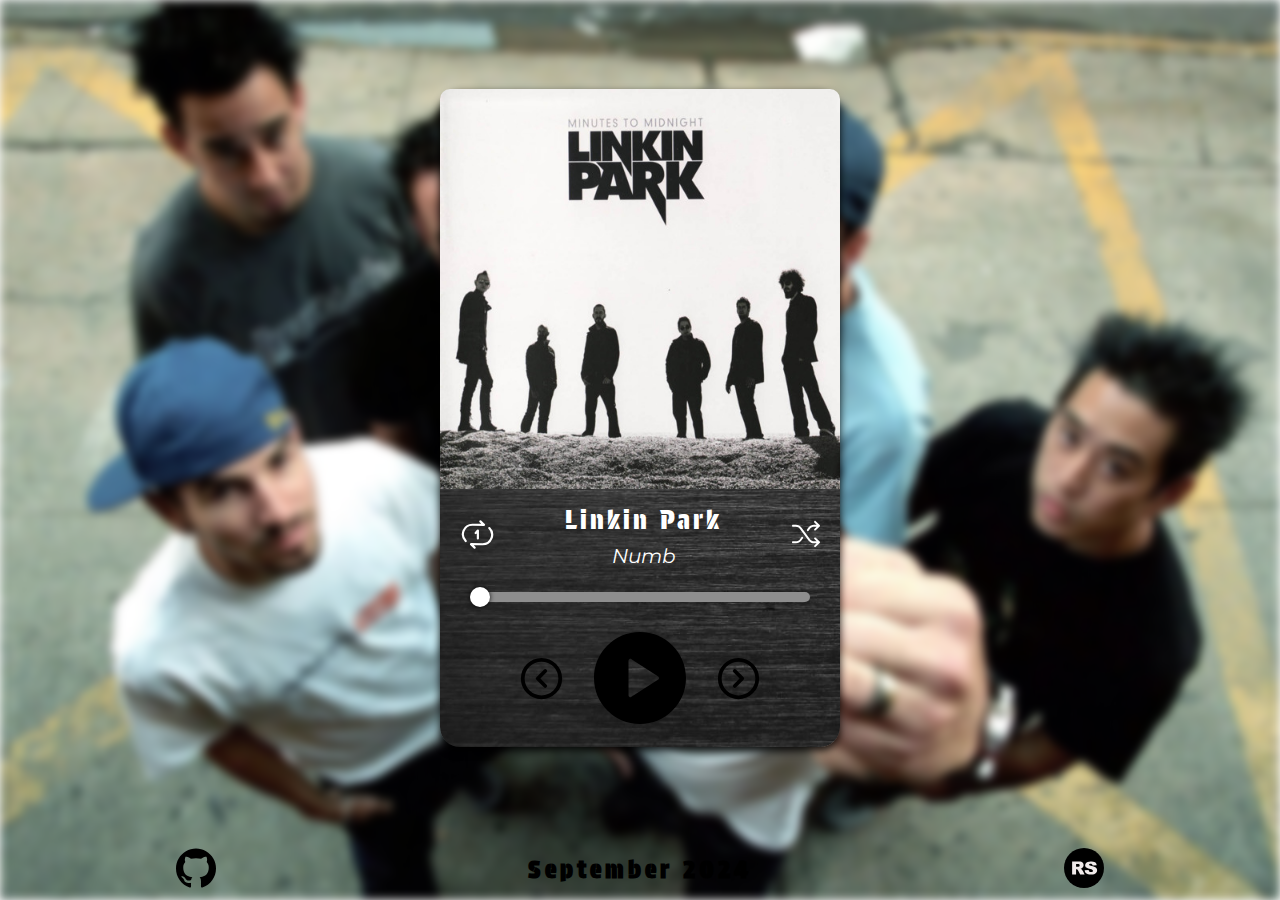
<file: audio-player/index.html>
<!DOCTYPE html>
<html lang="en">

<head>
	<meta charset="UTF-8">
	<meta name="viewport" content="width=device-width, initial-scale=1.0">
	<link rel="stylesheet" href="./style.css">
	<link type="image/x-icon" href="./assets/favicon.ico" rel="icon">
	<title>audio-player</title>
</head>

<body class="body">
	<div class="container">
		<div class="background"></div>
		<div class="player">
			<div class="cover">
				<img class="cover__img" src="./assets/img/cover/numb.jpg" alt="cover album">
			</div>
			<div class="info">
				<div class="track__details">
					<button class="repeat__btn btn">
						<svg width="35" height="35" viewBox="0 0 24 24">
							<g>
								<path
									d="M4.439 15.9a.75.75 0 1 1-1.061 1.059A7.261 7.261 0 0 1 8.5 4.566l6.071.017-1.09-1.041a.75.75 0 0 1 1.038-1.084L16.963 4.8a.75.75 0 0 1-.519 1.292L8.5 6.066A5.762 5.762 0 0 0 4.439 15.9zm16.183-8.862A.75.75 0 1 0 19.561 8.1a5.762 5.762 0 0 1-4.061 9.835l-7.945-.024a.75.75 0 0 0-.518 1.289l2.444 2.339a.75.75 0 0 0 1.038-1.084L9.43 19.417l6.071.018a7.261 7.261 0 0 0 5.121-12.4zm-8.372 8.387a.75.75 0 0 0 .75-.75v-5.35a.75.75 0 0 0-1.309-.5l-1.5 1.675a.75.75 0 1 0 1.118 1l.191-.213v3.388a.75.75 0 0 0 .75.75z"
									></path>
							</g>
						</svg>
					</button>
					<div class="track__details-description">
						<span class="artist"></span>
						<span class="track__title"></span>
					</div>
					<button class="shuffle__btn btn">
						<svg width="28" height="28" viewBox="0 0 489.9 489.9">
							<g>
								<path
									d="M391.2 469.994c3.4 3.4 7.8 5.1 12.3 5.1 4.3 0 8.7-1.6 12-4.9l69.3-67.8c3.3-3.2 5.1-7.6 5.1-12.3s-1.9-9-5.1-12.3l-69.3-67.8c-6.8-6.6-17.6-6.5-24.3.2-6.6 6.8-6.5 17.6.2 24.3l39.2 38.4h-43.5c-26.5 0-51.4-11.7-68.5-32l-151-205.5c-23.1-32.7-60.8-52.3-100.8-52.3H17.2c-9.5 0-17.1 7.7-17.1 17.2s7.7 17.1 17.1 17.1h49.6c28.9 0 56.2 14.1 73 38l151.6 206.3c.2.3.4.5.6.8 23.6 28.5 58.2 44.9 95.2 44.9h43.5l-39.2 38.4c-6.9 6.6-7 17.4-.3 24.2zM484.7 87.994l-69.7-68.3c-6.8-6.6-17.6-6.5-24.3.2-6.6 6.8-6.5 17.6.2 24.3l39.7 38.9h-43.5c-36.9 0-71.6 16.3-95.2 44.8-.2.2-.4.5-.6.8l-28.4 38.7c-5.6 7.6-4 18.4 3.7 24 3.1 2.2 6.6 3.3 10.1 3.3 5.3 0 10.5-2.4 13.8-7l28.1-38.2c17-20.4 41.9-32 68.5-32h43.5l-39.7 38.9c-6.8 6.6-6.9 17.5-.2 24.3 3.4 3.4 7.8 5.1 12.3 5.1 4.3 0 8.7-1.6 12-4.9l69.7-68.3c3.3-3.2 5.1-7.6 5.1-12.3s-1.8-9.1-5.1-12.3zM167.5 355.094l24.9-33.8c5.6-7.6 4-18.4-3.7-24-7.6-5.6-18.4-4-24 3.7l-25 34.1c-.1.2-.2.3-.3.5-16.7 23.4-43.9 37.4-72.7 37.4H17.1c-9.5 0-17.1 7.7-17.1 17.2s7.7 17.1 17.1 17.1h49.6c40 0 77.7-19.5 100.8-52.2z"
									></path>
							</g>
						</svg>
					</button>
				</div>
				<div class="progress__bar">
					<input type="range" min="0" max="100" value="0" class="progress__bar-range">
				</div>
				<div class="time">
					<span class="current__time"></span>
					<span class="duration__time"></span>
				</div>
				<div class="controls">
					<button class="prev__btn">
						<svg class="svg__btn" width="45" height="45" viewBox="0 0 24 24">
							<g>
								<path d="M12 1a11 11 0 1 0 11 11A11.012 11.012 0 0 0 12 1zm0 20a9 9 0 1 1 9-9 9.01 9.01 0 0 1-9 9z" />
								<path
									d="M14.707 7.293a1 1 0 0 0-1.414 0l-4 4a1 1 0 0 0 0 1.414l4 4a1 1 0 0 0 1.414-1.414L11.414 12l3.293-3.293a1 1 0 0 0 0-1.414z" />
							</g>
						</svg>
					</button>
					<button class="play__btn center__btn">
						<svg class="svg__btn svg__btn-play" width="92" height="92" viewBox="0 0 512 512">
							<path
								d="M256 0C114.833 0 0 114.844 0 256s114.833 256 256 256 256-114.844 256-256S397.167 0 256 0zm101.771 264.969-149.333 96a10.62 10.62 0 0 1-5.771 1.698c-1.75 0-3.521-.438-5.104-1.302A10.653 10.653 0 0 1 192 352V160c0-3.906 2.125-7.49 5.563-9.365 3.375-1.854 7.604-1.74 10.875.396l149.333 96c3.042 1.958 4.896 5.344 4.896 8.969s-1.854 7.01-4.896 8.969z" />
						</svg>
					</button>
					<button class="pause__btn center__btn hidden">
						<svg class="svg__btn svg__btn-pause" width="92" height="92" viewBox="0 0 409.6 409.6">
							<path
								d="M204.8 0C91.648 0 0 91.648 0 204.8s91.648 204.8 204.8 204.8 204.8-91.648 204.8-204.8S317.952 0 204.8 0zm-22.528 256c0 12.8-10.24 22.528-22.528 22.528-12.8 0-22.528-10.24-22.528-22.528V153.6c-.512-12.288 9.728-22.528 22.016-22.528 12.8 0 23.04 10.24 23.04 22.528V256zm90.624 0c0 12.8-10.24 22.528-22.528 22.528-12.8 0-22.528-10.24-22.528-22.528V153.6c-.512-12.288 9.728-22.528 22.016-22.528 12.8 0 23.04 10.24 23.04 22.528V256z" />
						</svg>
					</button>
					<button class="next__btn">
						<svg class="svg__btn" width="45" height="45" viewBox="0 0 24 24">
							<g transform="rotate(180, 12, 12)">
								<path d="M12 1a11 11 0 1 0 11 11A11.012 11.012 0 0 0 12 1zm0 20a9 9 0 1 1 9-9 9.01 9.01 0 0 1-9 9z" />
								<path
									d="M14.707 7.293a1 1 0 0 0-1.414 0l-4 4a1 1 0 0 0 0 1.414l4 4a1 1 0 0 0 1.414-1.414L11.414 12l3.293-3.293a1 1 0 0 0 0-1.414z" />
							</g>
						</svg>
					</button>
				</div>
			</div>
		</div>
	</div>
	<footer class="footer">
		<a href="https://github.com/id-edm">
			<img class="footer-icon" src="./assets/icon/github.svg" alt="GitHub" width="40" height="40">
		</a>
		<p class="created__date"> September 2024</p>
		<a href="https://rs.school/courses/javascript-ru">
			<img class="footer-icon" src="./assets/icon/RS_recolored.svg" width="40" height="40" alt="RsSchool">
		</a>
	</footer>
	<script src="./js/main.js" type="module"></script>
</body>

</html>
</file>
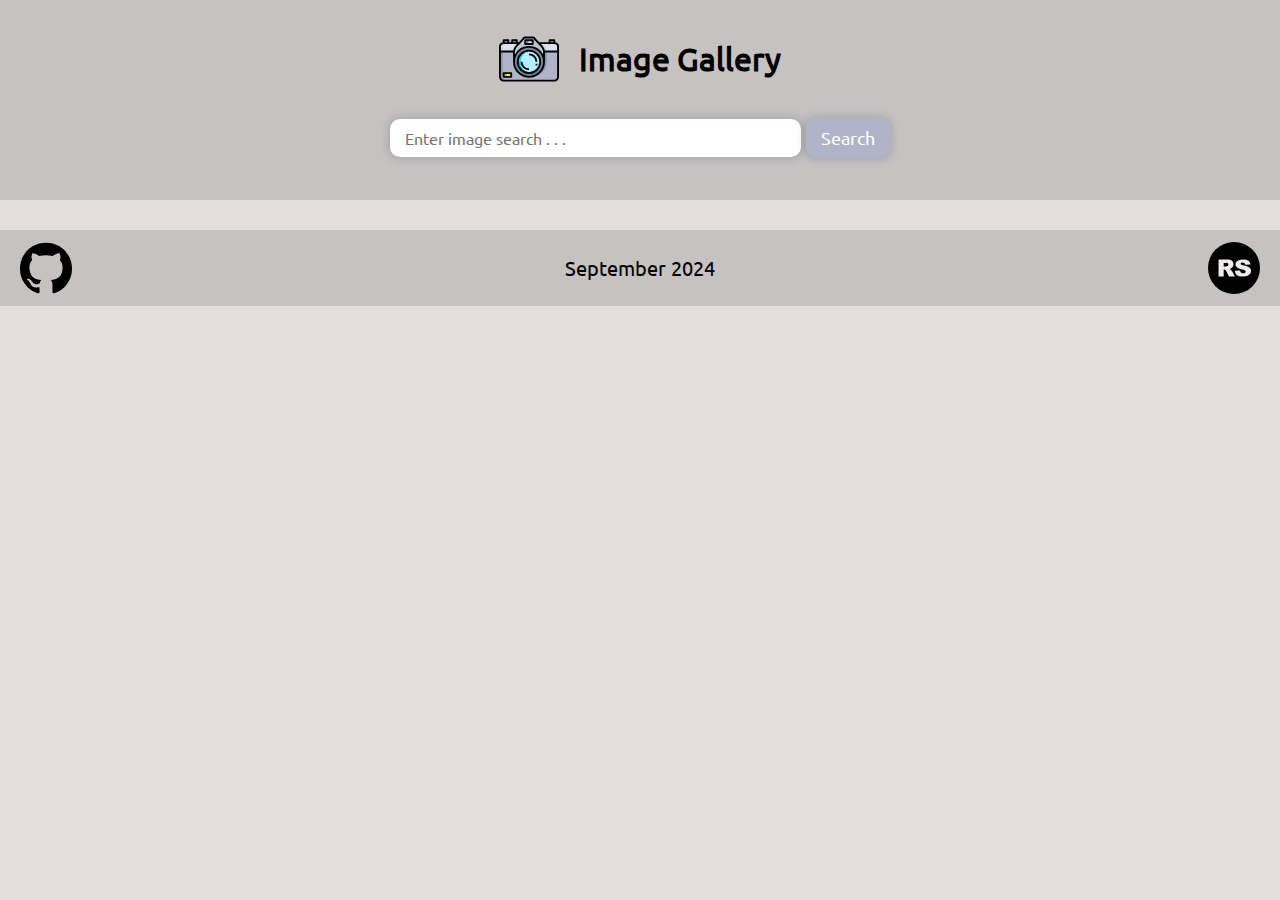
<file: image-gallery/index.html>
<!DOCTYPE html>
<html lang="en">
<head>
	<meta charset="UTF-8">
	<meta name="viewport" content="width=device-width, initial-scale=1.0">
	<link rel="stylesheet" href="./css/normalize.css">
	<link rel="stylesheet" href="./css/style.css">
	<link type="image/png" href="./assets/favicon/favicon-32x32.png" rel="icon">
	<title>image-gallery</title>
</head>
<body class="body">
    <header class="header">
      <div class="title">
        <img class="title__image" src="./assets/img/camera.svg" alt="photo-camera" >
        <h1 class="title__text">Image Gallery </h1>
      </div>
      <form class="search" action="url">
        <div class="wrapper__input">
          <input class="search__input" type="text" placeholder="Enter image search . . . " autocomplete="off">
          <span class="clear"></span>
					<button class="search__btn" type="submit" aria-label="Search images">Search</button>
        </div>
      </form>
    </header>
    <main class="image__gallery-display">
      <section class="results">
      </section>
    </main>
		<footer class="footer">
			<a class="link" href="https://github.com/id-edm">
				<img class="footer-icon" src="./assets/icons/github.svg">
			</a>
			<p class="created-date"> September 2024</p>
			<a class="link" href="https://rs.school/courses/javascript-ru">
				<img class="footer-icon" src="./assets/icons/RS_recolored.svg" >
			</a>
		</footer>
  <script src="./main.js"></script>
</body>
</html>
</file>
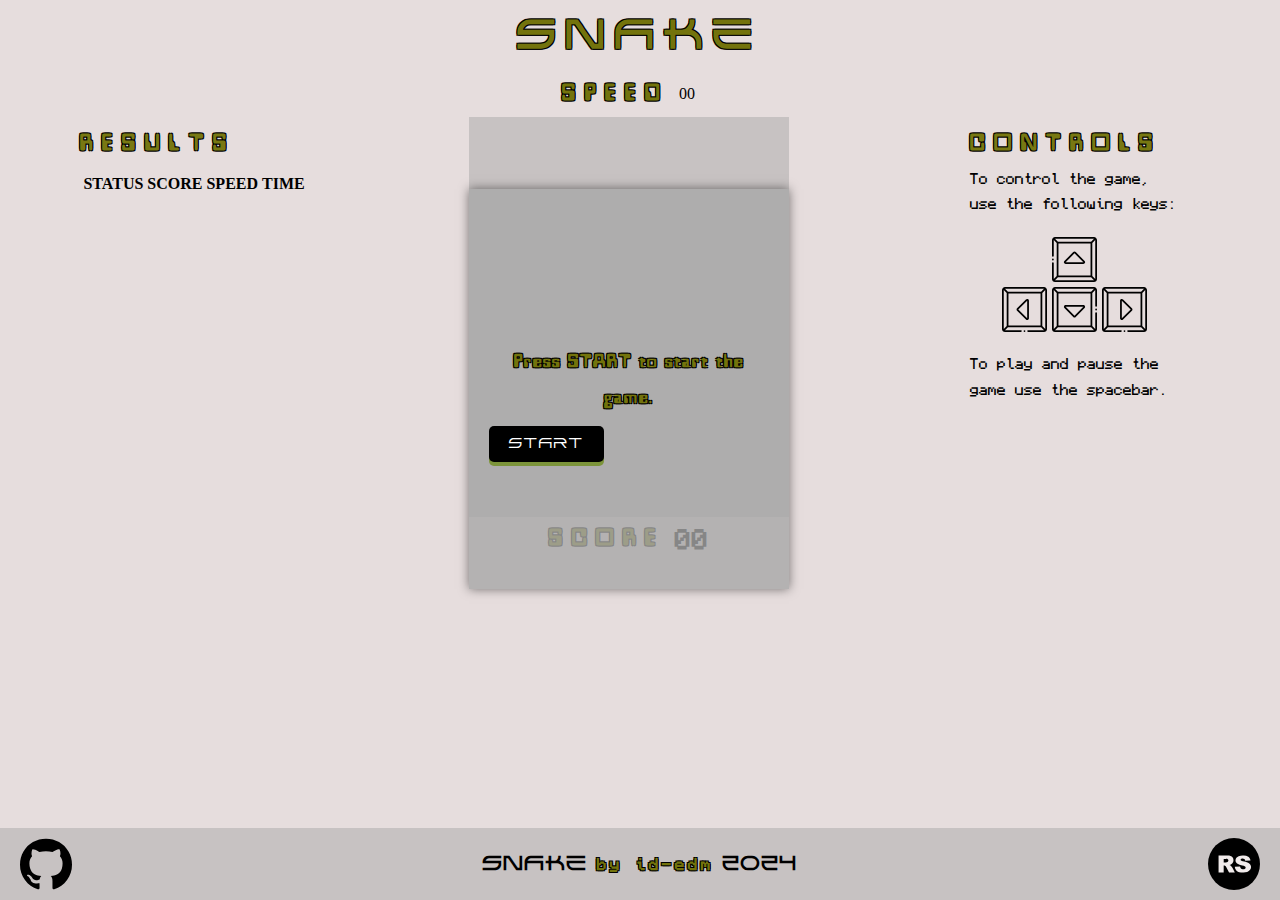
<file: random-game/index.html>
<!DOCTYPE html>
<html lang="en">

<head>
	<meta charset="UTF-8">
	<meta name="viewport" content="width=device-width, initial-scale=1.0">
	<title>random-game</title>
	<link rel="stylesheet" href="./css/normalize.css">
	<link rel="stylesheet" href="./css/style.css">
	<link type="image/png" href="./assets/favicon/favicon-16x16.png" rel="icon">
</head>

<body>
	<header class="header">
		<h1 class="title">SNAKE</h1>
	</header>
	<main class="main">
		<div class="total__score">
			<h2 class="controls__results">RESULTS</h2>
			<table class="results__table">
        <thead>
            <tr>
								<th>STATUS</th>
                <th>SCORE</th>
                <th>SPEED</th>
                <th>TIME</th>
            </tr>
        </thead>
        <tbody class="results__tbody">
        </tbody>
    </table>
		</div>
		<div class="canvas__container">
			<div class="speed score">
				<span class="speed__title score__title">SPEED</span>
				<span class="speed__result">00</span>
			</div>
			<div class="canvas__wrapper">
				<canvas class="canvas" width="320" height="400">
					snake game
				</canvas>
				<div class="modal">
					<h2 class="modal__title"></h2>
					<p class="modal__result-text"></p>
					<button class="modal__btn"></button>
				</div>
			</div>
			<div class="score">
				<span class="score__title">SCORE</span>
				<span class="score__result">00</span>
			</div>
		</div>
		<div class="controls">
			<h2 class="controls__results">CONTROLS</h2>
			<p class="controls__text">To control the game,
				use the following keys:</p>
			<div class="controls__btn-wrapper">
				<ul class="controls__list-top">
					<li class="controls__text">
						<img class="controls__btn-svg" src="./assets/icons/arrow_up.svg" alt="up">
					</li>
				</ul>
				<ul class="controls__list-bottom">
					<li class="controls__text">
						<img class="controls__btn-svg" src="./assets/icons/arrow_left.svg" alt="left">
					</li>
					<li class="controls__text">
						<img class="controls__btn-svg" src="./assets/icons/arrow_down.svg" alt="down">
					</li>
					<li class="controls__text">
						<img class="controls__btn-svg" src="./assets/icons/arrow_right.svg" alt="right">
					</li>
				</ul>
			</div>
			<p class="controls__text">To play and pause the game use the spacebar.</p>
		</div>
	</main>
	<footer class="footer">
		<a class="link" href="https://github.com/id-edm" target="_blank">
			<img class="footer-icon" src="./assets/icons/github.svg" alt="github">
		</a>
		<p class="created-date"> SNAKE <span class="author">by id-edm</span> 2024 </p>
		<a class="link" href="https://rs.school/courses/javascript-ru" target="_blank">
			<img class="footer-icon" src="./assets/icons/RS_recolored.svg" alt="RS">
		</a>
	</footer>
	<script src="./js/main.js"></script>
	<script src="./js/dscr-task.js"></script>
</body>

</html>
</file>
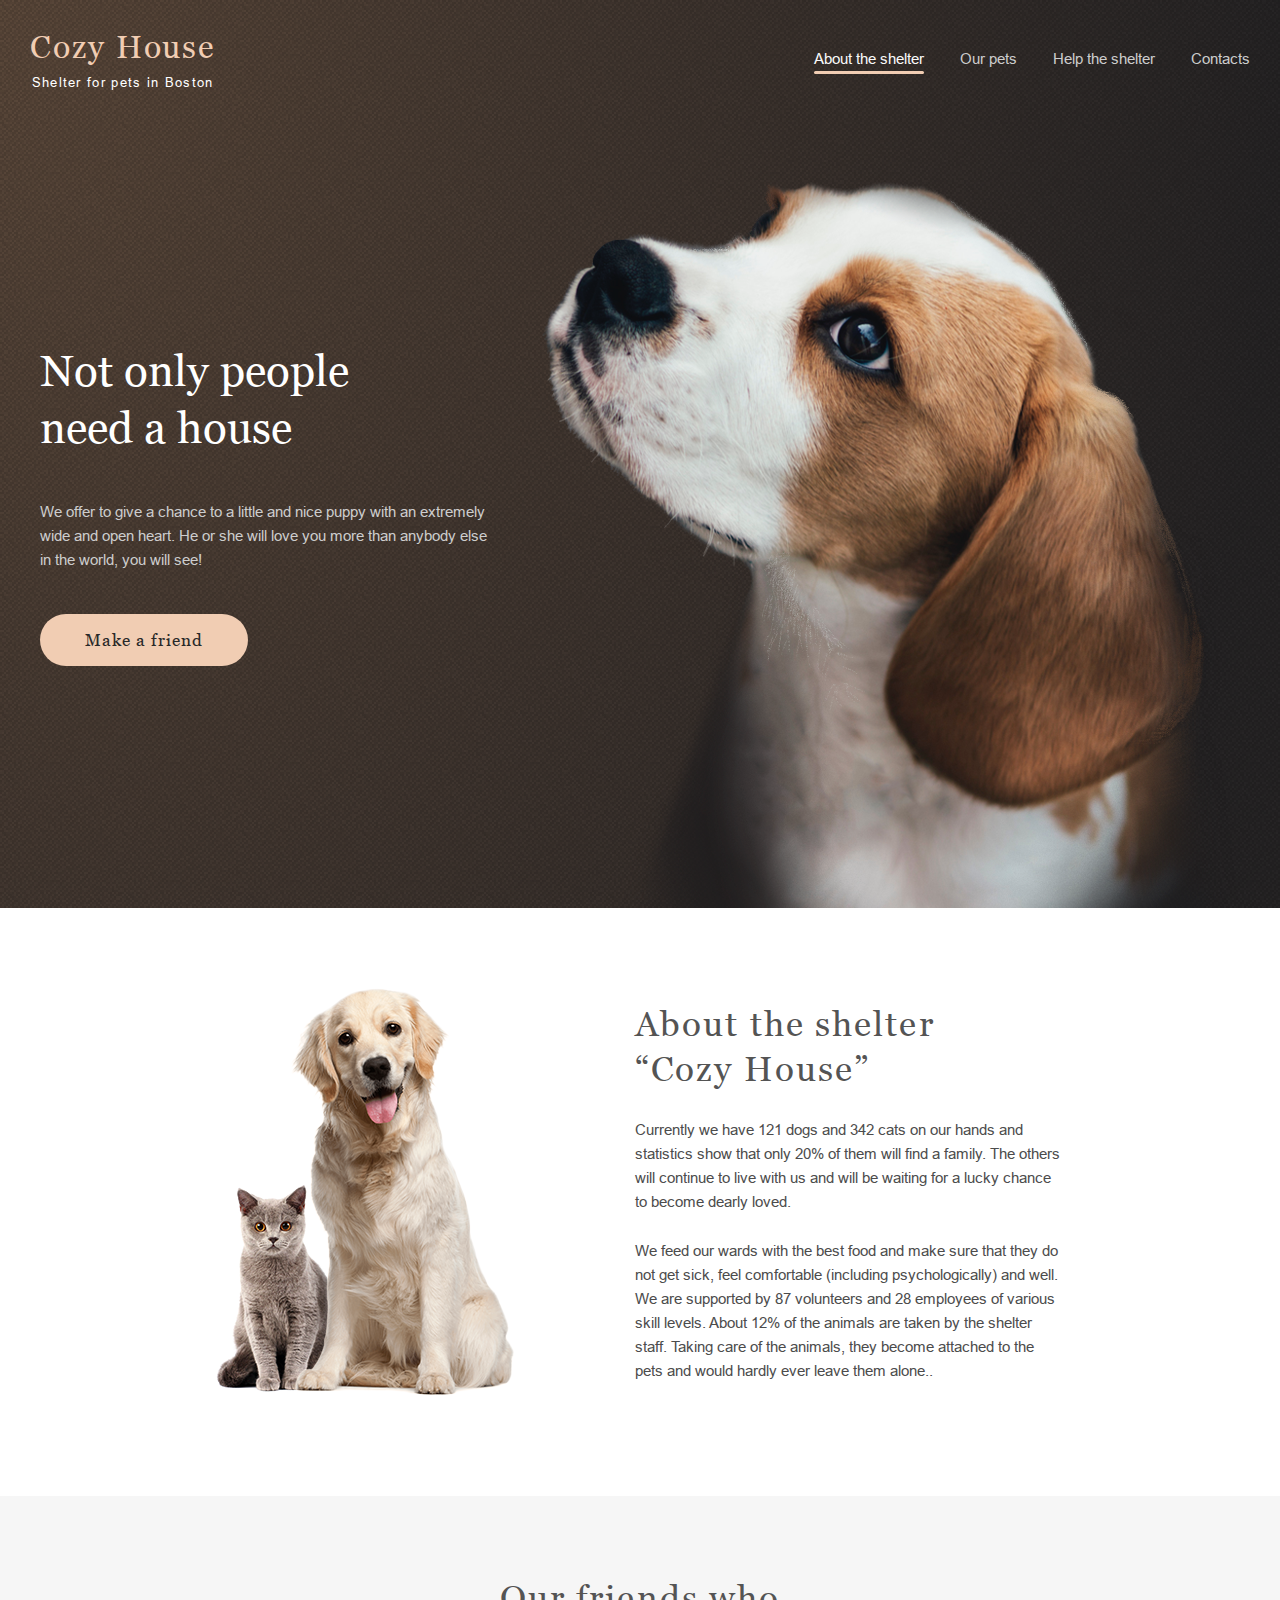
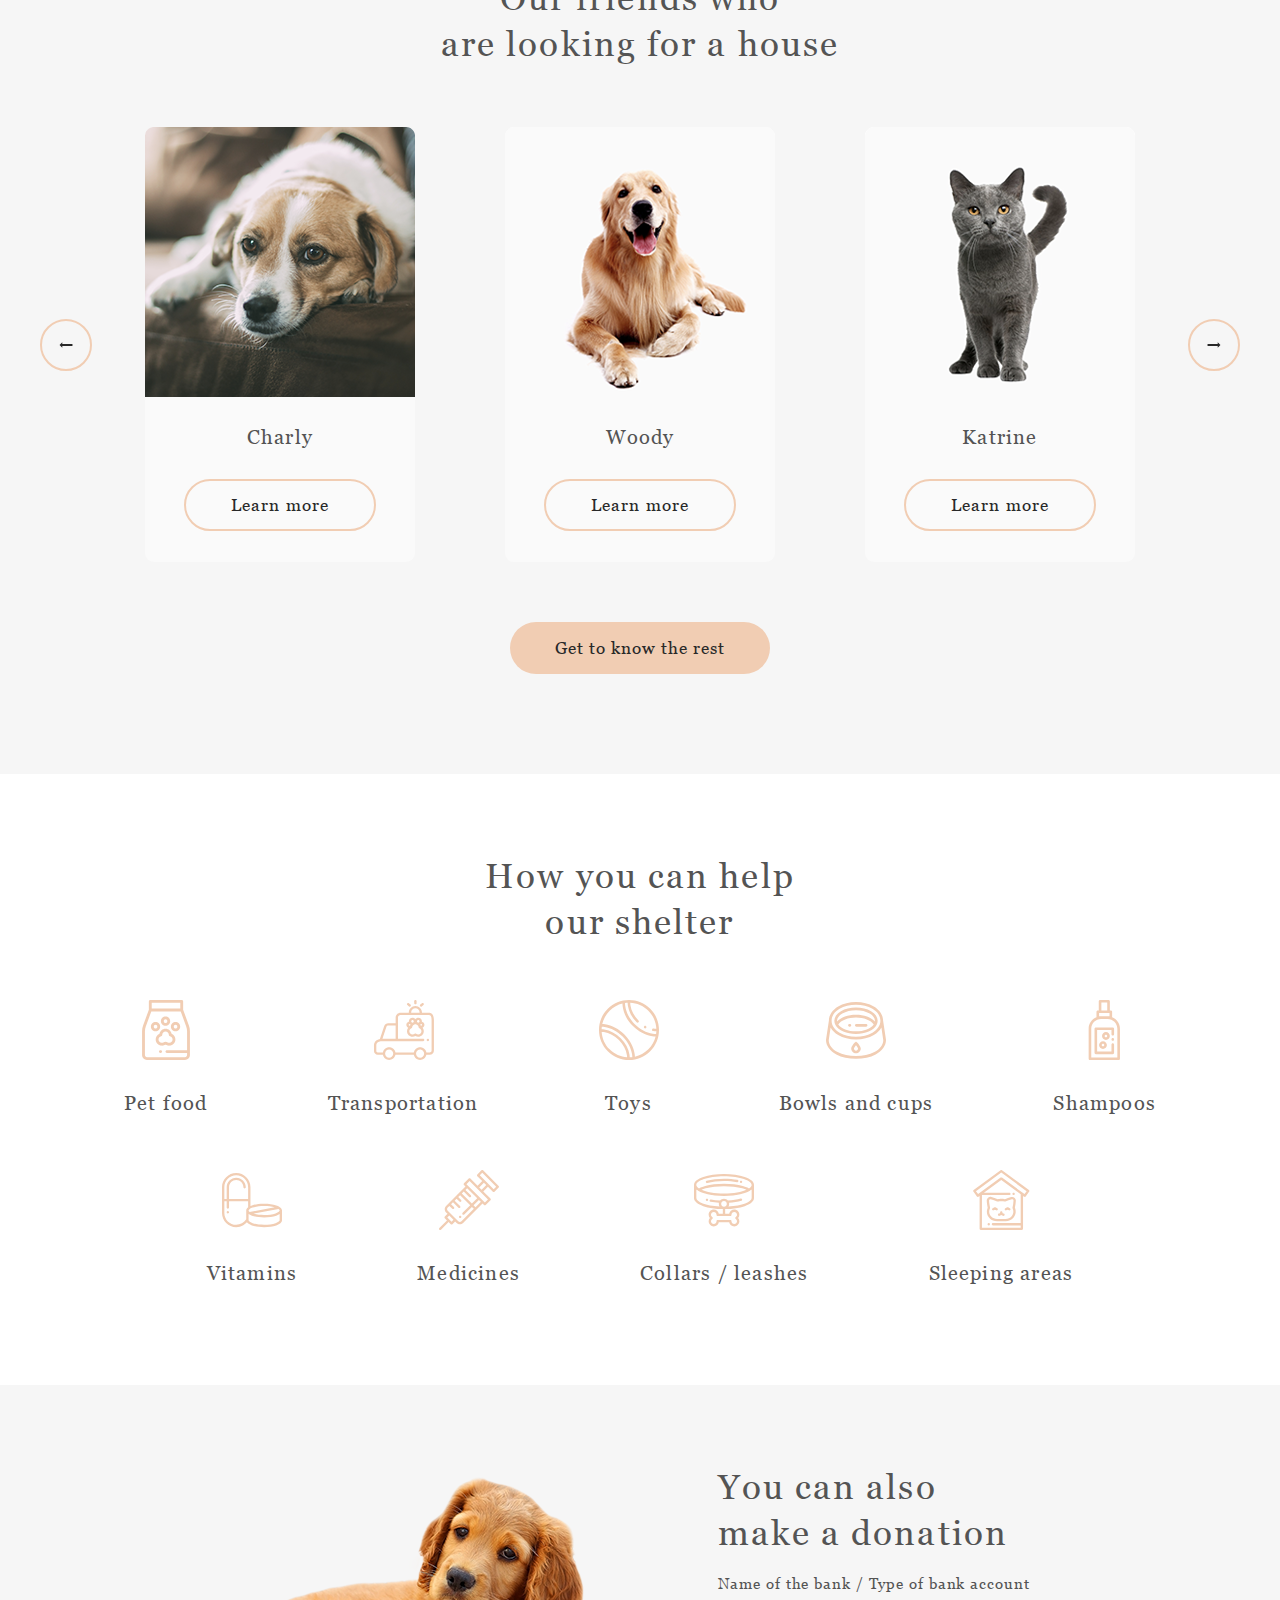
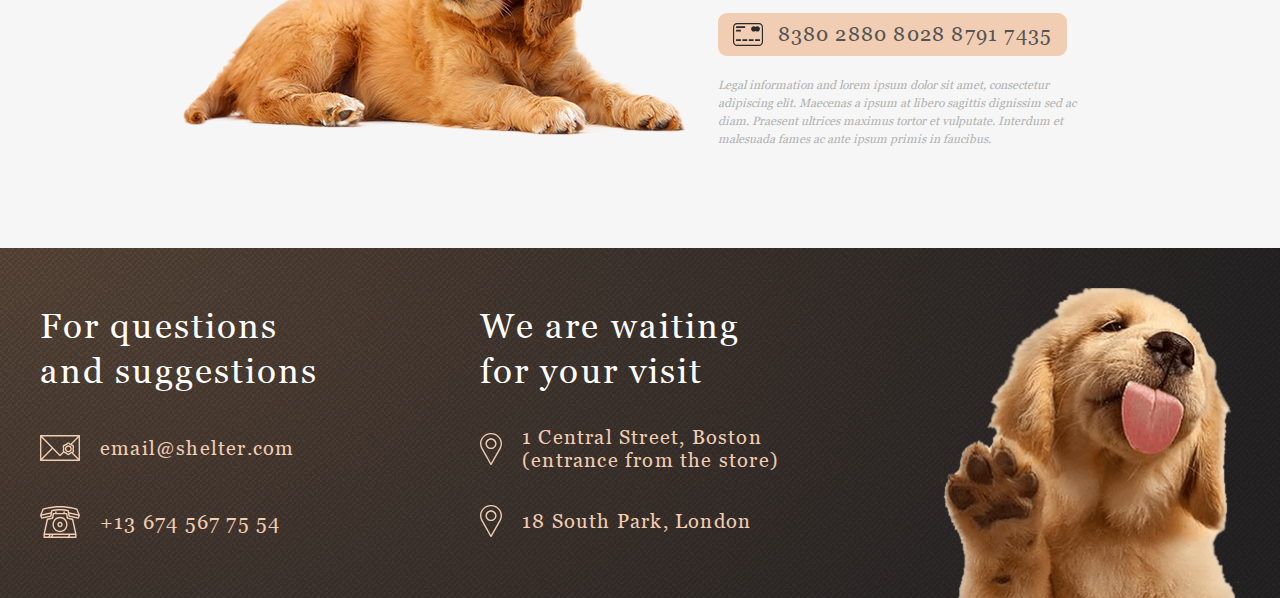
<file: shelter/pages/main.html>
<!DOCTYPE html>
<html lang="en">

<head>
  <meta charset="UTF-8">
  <meta name="viewport" content="width=device-width, initial-scale=1.0">
  <link rel="stylesheet" href="../css/main.css">
  <link rel="stylesheet" href="../css/burger-main.css">
  <link type="image/x-icon" href="../favicon/favicon.ico" rel="shortcut icon">
  <title>About the shelter</title>
</head>

<body>
  <div class="background__image">
    <header class="header">
      <div class="container header__container">
        <a class="logo" href="#">
          <h1 class="logo__title">
            Cozy House
          </h1>
          <p class="logo__subtitle">
            Shelter for pets in Boston
          </p>
        </a>
        <nav class="header__details">
          <button class="burger__btn" type="button">
            <span  class="burger__line"></span>
          </button>
          <ul class="reset-list header__list">
            <li class="header__item ">
              <a href="#about" class="header__link underline disabled-link">About the shelter</a>
            </li>
            <li class="header__item">
              <a href="./pets.html" class="header__link">Our pets</a>
            </li>
            <li class="header__item">
              <a href="#help" class="header__link">Help the shelter</a>
            </li>
            <li class="header__item">
              <a href="#contacts" class="header__link">Contacts</a>
            </li>
          </ul>
        </nav>
      </div>
    </header>
    <section class="container preview-window">
      <div class="preview__window-description">
        <h2 class="preview__title">Not only people need a house</h2>
        <p class="preview__text">We offer to give a chance to a little and nice puppy with an extremely wide and open
          heart. He or she will love you more than anybody else in the world, you will see!</p>
        <a class="preview__btn" href="#frends"> Make a friend</a>
      </div>
      <div class="preview__window-image">
        <img class="preview__img" src="../images/start-screen-puppy.png" alt="puppy">
      </div>
    </section>
  </div>

  <main class="main">
    <section class="about" id="about">
      <div class="container about__container">
        <div class="about__image">
          <img class="about__pets" src="../images/about-pets.png" alt="pets">
        </div>
        <div class="about__description">
          <h2 class="title about__title">About the shelter “Cozy House”</h2>
          <p class="about__text">Currently we have 121 dogs and 342 cats on our hands and statistics show that only 20%
            of them will find a family. The others will continue to live with us and will be waiting for a lucky chance
            to become dearly loved.</p>
          <p class="about__text">We feed our wards with the best food and make sure that they do not get sick, feel
            comfortable (including psychologically) and well. We are supported by 87 volunteers and 28 employees of
            various skill levels. About 12% of the animals are taken by the shelter staff. Taking care of the animals,
            they become attached to the pets and would hardly ever leave them alone..</p>
        </div>
      </div>
    </section>
    <section class="our-pets" id="frends">
      <div class="pets__container">
        <h2 class="title pets__title">Our friends who <br>
          are looking for a house</h2>
        <div class="pets__card-item">
          <div class="button__arrow button__arrow-prev">
            <svg class="button__arrow-svg" width="52" height="52" viewBox="0 0 52 52"
              xmlns="http://www.w3.org/2000/svg">
              <path d="M33 25V27H22V29L19 26L22 23V25H33Z" fill="#292929" />
            </svg>
          </div>
          <div class="slider">
            <div class="pets__card-inner">
              <!-- <article class="pets__card">
                <div class="pets__card-image">
                  <img class="image" src="../images/pets/pets-katrine.png" alt="Katrine">
                </div>
                <div class="pets__content">
                  <h3 class="pets__content-title">Katrine</h3>
                  <button class="pets__btn-more" type="button">Learn more</button>
                </div>
              </article>
              <article class="pets__card">
                <div class="pets__card-image">
                  <img class="image" src="../images/pets/pets-jennifer.png" alt="Jennifer">
                </div>
                <div class="pets__content">
                  <h3 class="pets__content-title">Jennifer</h3>
                  <button class="pets__btn-more" type="button">Learn more</button>
                </div>
              </article>
              <article class="pets__card">
                <div class="pets__card-image">
                  <img class="image" src="../images/pets/pets-woody.png" alt="Woody">
                </div>
                <div class="pets__content">
                  <h3 class="pets__content-title">Woody</h3>
                  <button class="pets__btn-more" type="button">Learn more</button>
                </div>
              </article> -->
            </div>
          </div>
          <div class="popup popup--hidden">
            <!-- <div class="popup__content">
              <div class="popup__content-image">
                <img class="img" src="../images/pets/pets-jennifer.png" alt="jennifer">
              </div>
              <div class="popup__wrapper">
                <div class="popup__content-description">
                  <h3 class="popup__pets-title">Jennifer</h3>
                  <h4 class="popup__content-subtitle">Dog - Labrador</h4>
                  <p class="popup__content-description">
                    Jennifer is a sweet 2 months old Labrador that is patiently waiting to find a new forever home. This girl really enjoys being able to go outside to run and play, but won't hesitate to play up a storm in the house if she has all of her favorite toys.
                  </p>
                  <div class="options">
                    <div class="popup__content-options">
                      <span class="option__container">
                        <span class="point-svg"></span>
                        <span class="option__title">Age:</span> 
                        <span class="option__subtitle">2 months</span>
                      </span>
                    </div>
                    <div class="popup__content-options">
                      <span class="option__container">
                        <span class="point-svg"></span>
                        <span class="option__title">Inoculations:</span>
                        <span class="option__subtitle">none</span>
                      </span>
                    </div>
                    <div class="popup__content-options">
                      <span class="option__container">
                        <span class="point-svg"></span>
                        <span class="option__title">Diseases:</span>
                        <span class="option__subtitle">none</span>
                      </span>
                    </div>
                    <div class="popup__content-options">
                      <span class="option__container">
                        <span class="point-svg"></span>
                        <span class="option__title">Parasites:</span>
                        <span class="option__subtitle">none</span>
                      </span>
                    </div>
                  </div>
                </div>
              </div>
              <button class="popup__close-btn">
                  <div class="close__line popup__close-left"></div>
                  <div class="close__line popup__close-right"></div>
              </button>
            </div> -->
            
          </div>
          <div class="button__arrow button__arrow-next">
            <svg class="button__arrow-svg" width="52" height="52" viewBox="0 0 52 52" fill="none"
              xmlns="http://www.w3.org/2000/svg">
              <path d="M19 27V25H30V23L33 26L30 29V27H19Z" fill="#292929" />
            </svg>
          </div>
        </div>
        <div class="pets__link-more">
          <a class="pets__link" href="./pets.html">Get to know the rest</a>
        </div>
      </div>
    </section>
    <section class="help" id="help">
      <div class="container help__container">
        <h2 class="title help__title">How you can help our shelter</h2>
        <div class="things__help">
          <div class="thing__item">
            <svg class="thing__item-icon" width="60" height="60" viewBox="0 0 60 60" fill="none"
              xmlns="http://www.w3.org/2000/svg">
              <path
                d="M52.8978 25.4978L47.1429 9.7473V1.42852C47.1429 0.639609 46.5032 0 45.7144 0H14.2858C13.4969 0 12.8573 0.639727 12.8573 1.42852V9.74719L7.10214 25.4978C6.41927 27.3636 6.07039 29.335 6.07147 31.3219V55.0765C6.07147 57.7913 8.28011 60 10.995 60H49.005C51.7199 60 53.9285 57.7913 53.9285 55.0765V31.3219C53.9285 29.329 53.5817 27.3694 52.8978 25.4978ZM15.7142 2.85715H44.2857V8.57145H15.7142V2.85715ZM51.0715 50.1321H30.9077C30.1188 50.1321 29.4792 50.7718 29.4792 51.5606C29.4792 52.3495 30.1189 52.9891 30.9077 52.9891H51.0715V55.0763C51.0715 56.2157 50.1445 57.1427 49.005 57.1427H10.995C9.85558 57.1427 8.92862 56.2158 8.92862 55.0763V31.3219C8.92774 29.6695 9.21788 28.03 9.78573 26.4783L15.2848 11.4286H44.7152L50.2142 26.4783C50.7821 28.03 51.0722 29.6695 51.0714 31.3219L51.0715 50.1321Z"
                fill="#F1CDB3" />
              <path
                d="M35.6169 33.805C35.1505 30.8772 32.6078 28.632 29.5505 28.632C26.4932 28.632 23.9504 30.8772 23.484 33.805C21.067 34.7989 19.4857 37.2756 19.6899 39.9659C19.9175 42.9637 22.3506 45.392 25.349 45.6148C26.5071 45.7011 27.6572 45.4628 28.6751 44.9259C29.2315 44.6328 29.8697 44.6326 30.4256 44.926C31.3085 45.3908 32.2914 45.6331 33.2891 45.632C33.4429 45.632 33.5974 45.6263 33.7516 45.6149C36.7502 45.3923 39.1832 42.9638 39.411 39.966C39.6152 37.2756 38.0339 34.7989 35.6169 33.805ZM36.562 39.7495C36.4405 41.35 35.1415 42.6466 33.5402 42.7655C32.9176 42.8126 32.3013 42.6851 31.7586 42.3986C31.0781 42.0394 30.3201 41.8517 29.5506 41.8517C28.781 41.8517 28.0231 42.0394 27.3425 42.3986C26.7999 42.6849 26.1849 42.8123 25.5608 42.7655C23.9597 42.6467 22.6606 41.3501 22.5391 39.7495C22.4143 38.1062 23.5296 36.6124 25.1331 36.2746C25.4588 36.206 25.7503 36.0259 25.9573 35.7653C26.1643 35.5047 26.2739 35.18 26.2671 34.8473L26.2648 34.775C26.2648 32.9632 27.7386 31.4893 29.5505 31.4893C31.3623 31.4893 32.8362 32.9632 32.8362 34.7698L32.834 34.8473C32.827 35.1801 32.9366 35.5048 33.1436 35.7654C33.3507 36.026 33.6423 36.2061 33.968 36.2746C35.5717 36.6124 36.6868 38.1062 36.562 39.7495Z"
                fill="#F1CDB3" />
              <path
                d="M29.5506 25.7751C32.1108 25.7751 34.1934 23.6924 34.1934 21.1322C34.1934 18.572 32.1108 16.4893 29.5506 16.4893C26.9904 16.4893 24.9077 18.5721 24.9077 21.1322C24.9077 23.6923 26.9906 25.7751 29.5506 25.7751ZM29.5506 19.3465C30.5353 19.3465 31.3363 20.1475 31.3363 21.1322C31.3363 22.1169 30.5353 22.9179 29.5506 22.9179C28.5659 22.9179 27.7649 22.1169 27.7649 21.1322C27.7649 20.1475 28.566 19.3465 29.5506 19.3465Z"
                fill="#F1CDB3" />
              <path
                d="M24.1935 26.6561C24.1935 24.0959 22.1107 22.0132 19.5506 22.0132C16.9905 22.0132 14.9078 24.096 14.9078 26.6561C14.9078 29.2162 16.9904 31.2989 19.5506 31.2989C22.1108 31.2989 24.1935 29.2162 24.1935 26.6561ZM19.5506 28.4418C18.5659 28.4418 17.7649 27.6408 17.7649 26.6561C17.7649 25.6714 18.5659 24.8704 19.5506 24.8704C20.5353 24.8704 21.3363 25.6714 21.3363 26.6561C21.3363 27.6408 20.5352 28.4418 19.5506 28.4418Z"
                fill="#F1CDB3" />
              <path
                d="M39.5506 22.0131C36.9904 22.0131 34.9077 24.0959 34.9077 26.656C34.9077 29.216 36.9906 31.2988 39.5506 31.2988C42.1107 31.2988 44.1934 29.2162 44.1934 26.656C44.1934 24.0958 42.1107 22.0131 39.5506 22.0131ZM39.5506 28.4418C38.5658 28.4418 37.7649 27.6408 37.7649 26.6561C37.7649 25.6714 38.5659 24.8704 39.5506 24.8704C40.5353 24.8704 41.3363 25.6714 41.3363 26.6561C41.3363 27.6408 40.5353 28.4418 39.5506 28.4418Z"
                fill="#F1CDB3" />
              <path
                d="M24.6934 50.1322H24.3465C23.5576 50.1322 22.918 50.7719 22.918 51.5607C22.918 52.3496 23.5577 52.9892 24.3465 52.9892H24.6934C25.4823 52.9892 26.1219 52.3495 26.1219 51.5607C26.122 50.7719 25.4824 50.1322 24.6934 50.1322Z"
                fill="#F1CDB3" />
            </svg>
            <p class="thing__item-text">Pet food</p>
          </div>
          <div class="thing__item">
            <svg class="thing__item-icon" width="61" height="60" viewBox="0 0 61 60" fill="none"
              xmlns="http://www.w3.org/2000/svg">
              <path
                d="M56.0044 12.7115H48.9814V12.5095C48.9814 8.87665 46.026 5.92118 42.3932 5.92118C38.7603 5.92118 35.8049 8.87665 35.8049 12.5095V12.7115H27.5571C24.8414 12.7115 22.6321 14.9209 22.6321 17.6365V23.2009H15.2458C13.4838 23.2009 11.9176 24.2562 11.2558 25.8893C11.2462 25.9133 11.2373 25.9375 11.2291 25.962L6.96808 38.8689C6.9294 38.8919 6.88007 38.9191 6.81866 38.9498C6.57503 39.0714 6.11929 39.2568 5.33507 39.4484C4.09062 39.7499 2.9839 40.4616 2.19323 41.4688C1.40255 42.4759 0.973964 43.72 0.976513 45.0004V51.0987C0.976513 53.1406 2.63765 54.8018 4.67952 54.8018L9.90374 54.802C10.4553 57.7562 13.0514 59.9999 16.1632 59.9999C19.2749 59.9999 21.8709 57.7561 22.4226 54.8021L40.8472 54.8024C41.3989 57.7564 43.9949 59.9999 47.1066 59.9999C50.2181 59.9999 52.8141 57.7565 53.3659 54.8026L56.6836 54.8027C59.2232 54.8027 60.9294 53.0963 60.9294 50.5568V20.08C60.9294 13.4295 57.4851 12.7115 56.0044 12.7115ZM38.1486 12.5095C38.1486 10.169 40.0527 8.26493 42.3932 8.26493C44.7336 8.26493 46.6377 10.169 46.6377 12.5095V12.7115H38.1486V12.5095ZM13.4413 26.7379C13.591 26.3833 13.8422 26.0809 14.1632 25.8686C14.4842 25.6563 14.8609 25.5436 15.2457 25.5447H22.6319V38.8266H9.45022L13.4413 26.7379ZM16.1632 57.6562C13.9435 57.6562 12.1377 55.8504 12.1377 53.6307C12.1377 53.6033 12.1392 53.5762 12.1398 53.5488C12.1406 53.5069 12.1408 53.465 12.143 53.4234C12.1433 53.4168 12.1441 53.4104 12.1445 53.4038C12.2626 51.2894 14.02 49.6052 16.1632 49.6052C18.1026 49.6052 19.7262 50.9841 20.105 52.8129L20.1067 52.82C20.1194 52.882 20.1305 52.9445 20.1403 53.0076L20.1422 53.018C20.1492 53.0638 20.1544 53.1101 20.1598 53.1564C20.1622 53.1775 20.1656 53.1983 20.1677 53.2194C20.1714 53.2554 20.1734 53.2921 20.176 53.3285C20.1784 53.3602 20.1817 53.3916 20.1833 53.4235C20.185 53.4563 20.185 53.4896 20.1858 53.5226C20.1867 53.5586 20.1885 53.5944 20.1885 53.6306C20.1887 55.8504 18.3828 57.6562 16.1632 57.6562ZM47.1066 57.6562C44.8869 57.6562 43.081 55.8504 43.081 53.6307C43.081 53.5783 43.083 53.5263 43.085 53.4743C43.0856 53.4576 43.0855 53.4405 43.0863 53.4238C43.0883 53.3852 43.0921 53.3471 43.0951 53.3088C43.0975 53.2791 43.0989 53.2491 43.1019 53.2196C43.1032 53.207 43.1053 53.1947 43.1066 53.1823C43.1202 53.06 43.1386 52.939 43.163 52.8203C43.1637 52.8168 43.1646 52.8134 43.1654 52.8099C43.5455 50.9826 45.168 49.6053 47.1066 49.6053C47.6614 49.6053 48.1905 49.7181 48.6719 49.9222C50.1163 50.5341 51.1319 51.966 51.1319 53.6308C51.1319 55.8504 49.3262 57.6562 47.1066 57.6562ZM56.6836 52.4588L53.3678 52.4587C53.3639 52.4379 53.3589 52.4175 53.3548 52.3968C53.3272 52.2591 53.2954 52.1222 53.2595 51.9864C53.2435 51.927 53.2267 51.8679 53.209 51.809C53.198 51.7724 53.1872 51.7358 53.1757 51.6994C53.156 51.6382 53.1353 51.5772 53.1137 51.5166C53.1022 51.4842 53.0913 51.4513 53.0793 51.4191C53.0531 51.3492 53.0257 51.2799 52.997 51.211C52.988 51.1892 52.9798 51.1669 52.9705 51.1452C52.9318 51.0542 52.891 50.9641 52.8482 50.875C52.8428 50.8639 52.8369 50.8532 52.8315 50.8422C52.7941 50.7656 52.7552 50.6897 52.7148 50.6146C52.6999 50.5871 52.6841 50.5602 52.6689 50.5329C52.6367 50.4749 52.6036 50.4175 52.5696 50.3606C52.5511 50.3297 52.5319 50.2995 52.5128 50.2689C52.4605 50.1846 52.4061 50.1016 52.3495 50.0201C52.2939 49.9395 52.2365 49.8602 52.1773 49.7821C52.1403 49.7337 52.1026 49.6858 52.0643 49.6385C52.0414 49.6102 52.0189 49.5819 51.9956 49.554C51.9539 49.5043 51.9114 49.4553 51.8682 49.4069C51.8469 49.383 51.8262 49.3585 51.8045 49.3349C51.7507 49.2763 51.6958 49.2188 51.6398 49.1623C51.6278 49.1501 51.6163 49.1374 51.6041 49.1253C51.535 49.0563 51.4644 48.989 51.3922 48.9233C51.3769 48.9092 51.3608 48.896 51.3452 48.882C51.2887 48.8315 51.2316 48.7815 51.1732 48.7329C51.1476 48.7116 51.1213 48.6912 51.0954 48.6704C51.046 48.6304 50.996 48.5911 50.9455 48.5525C50.9157 48.53 50.8856 48.5081 50.8555 48.4861C50.7281 48.3927 50.5972 48.3043 50.463 48.221C50.4302 48.2004 50.3973 48.1802 50.364 48.1602C50.3121 48.1292 50.2596 48.0993 50.2068 48.0698C50.1743 48.0516 50.1419 48.0331 50.1091 48.0155C50.0517 47.9847 49.9935 47.9553 49.935 47.9262C49.9059 47.9117 49.8772 47.8966 49.8479 47.8826C49.7713 47.8461 49.694 47.8111 49.616 47.7776C49.6041 47.7725 49.5923 47.7667 49.5803 47.7616C49.4896 47.7233 49.398 47.6871 49.3056 47.6531C49.2792 47.6433 49.2524 47.6348 49.2258 47.6254C49.1594 47.602 49.093 47.5789 49.0257 47.5575C48.9905 47.5464 48.9548 47.5363 48.9193 47.5258C48.8597 47.5081 48.7999 47.4906 48.7396 47.4746C48.7009 47.4643 48.662 47.4549 48.623 47.4453C48.5245 47.421 48.4254 47.3992 48.3259 47.3798C48.2669 47.3684 48.2078 47.3578 48.1485 47.348C48.1078 47.3413 48.0671 47.3345 48.0262 47.3287C47.9646 47.3199 47.9028 47.3121 47.841 47.3051C47.8017 47.3006 47.7626 47.2956 47.7231 47.2919C47.6545 47.2856 47.5859 47.2803 47.5172 47.2762C47.4835 47.2741 47.4503 47.271 47.4165 47.2694C47.3132 47.2643 47.2098 47.2617 47.1064 47.2615C47.0025 47.2615 46.8991 47.2645 46.7964 47.2694C46.7626 47.271 46.7292 47.2741 46.6956 47.2762C46.6268 47.2806 46.5581 47.2853 46.4899 47.2919C46.4503 47.2958 46.4112 47.3007 46.3718 47.3052C46.3099 47.3124 46.2482 47.3199 46.1869 47.3288C46.1459 47.3348 46.105 47.3415 46.0642 47.3483C45.9641 47.3649 45.8644 47.3838 45.7651 47.4049C45.7068 47.4175 45.6486 47.431 45.5906 47.4453C45.5512 47.4549 45.512 47.4645 45.473 47.4748C45.4132 47.4906 45.354 47.5079 45.295 47.5254C45.2589 47.5362 45.2225 47.5464 45.1867 47.5578C45.121 47.5788 45.0556 47.601 44.9906 47.6242C44.9627 47.6341 44.9345 47.6431 44.9067 47.6534C44.8146 47.6874 44.7234 47.7233 44.6334 47.7613C44.6185 47.7677 44.604 47.7747 44.5891 47.7812C44.514 47.8136 44.4395 47.847 44.3659 47.8822C44.3348 47.897 44.3045 47.913 44.2737 47.9283C44.2172 47.9566 44.1607 47.9849 44.1051 48.0147C44.0708 48.0331 44.0369 48.0524 44.003 48.0715C43.9518 48.1001 43.901 48.1293 43.8506 48.1592C43.7321 48.2304 43.6158 48.3051 43.5019 48.3833C43.4545 48.416 43.4076 48.4494 43.3611 48.4835C43.3291 48.5068 43.297 48.53 43.2655 48.5539C43.2173 48.5904 43.1701 48.6281 43.123 48.6659C43.0946 48.6888 43.0659 48.711 43.0379 48.7343C42.9838 48.7795 42.9308 48.826 42.8782 48.8727C42.8586 48.8901 42.8386 48.9069 42.8193 48.9244C42.7481 48.9892 42.6785 49.0556 42.6104 49.1235C42.5932 49.1406 42.5769 49.1587 42.5598 49.176C42.5093 49.2276 42.4591 49.2795 42.4103 49.3328C42.3859 49.3595 42.3623 49.387 42.3384 49.414C42.2982 49.4594 42.2583 49.5049 42.2194 49.5514C42.1941 49.5817 42.1694 49.6126 42.1447 49.6434C42.1086 49.6881 42.073 49.7331 42.0381 49.7788C41.9544 49.889 41.8742 50.0018 41.7975 50.1169C41.7655 50.165 41.7346 50.2137 41.704 50.2627C41.683 50.2962 41.6618 50.3296 41.6415 50.3635C41.6099 50.4161 41.5796 50.4695 41.5496 50.5232C41.5321 50.5545 41.5139 50.5854 41.4968 50.6172C41.4607 50.684 41.4264 50.752 41.3927 50.8202C41.3832 50.8394 41.373 50.858 41.3638 50.8774C41.3216 50.965 41.2815 51.0536 41.2434 51.143C41.2318 51.1703 41.2214 51.1982 41.2102 51.2258C41.1843 51.2889 41.1587 51.3523 41.1348 51.4165C41.1214 51.4524 41.1094 51.4887 41.0966 51.5247C41.0764 51.5817 41.057 51.6389 41.0384 51.6964C41.0258 51.7355 41.0142 51.7751 41.0024 51.8146C40.9736 51.911 40.9471 52.008 40.923 52.1056C40.9091 52.162 40.8961 52.2187 40.8837 52.2758C40.8746 52.3171 40.8657 52.3585 40.8575 52.4001C40.8537 52.4198 40.8489 52.4391 40.8452 52.4588L22.4241 52.4585C22.4202 52.4382 22.4154 52.4181 22.4114 52.3979C22.4035 52.3578 22.3949 52.3181 22.3863 52.2783C22.3523 52.1215 22.3122 51.9659 22.2662 51.8122C22.2548 51.774 22.2435 51.7358 22.2314 51.6978C22.2124 51.6389 22.1926 51.5804 22.1719 51.5221C22.1596 51.4872 22.1477 51.452 22.1348 51.4174C22.1104 51.3522 22.0848 51.2875 22.0581 51.2232C22.0473 51.1967 22.0372 51.1697 22.026 51.1435C21.9878 51.0538 21.9476 50.965 21.9053 50.8771C21.8967 50.8594 21.8873 50.8423 21.8787 50.8247C21.8444 50.7548 21.8089 50.6855 21.772 50.6169C21.7554 50.5859 21.7376 50.5556 21.7203 50.525C21.6899 50.4707 21.6593 50.4166 21.6273 50.3634C21.6071 50.3297 21.5862 50.2968 21.5654 50.2636C21.5347 50.2143 21.5034 50.1654 21.4713 50.1169C21.3946 50.0019 21.3144 49.8893 21.2309 49.7792C21.196 49.7335 21.1604 49.6885 21.1243 49.6438C21.0995 49.613 21.0748 49.582 21.0494 49.5516C21.0105 49.5055 20.971 49.4598 20.9309 49.4147C20.9067 49.3876 20.883 49.3599 20.8585 49.3331C20.8103 49.2803 20.7606 49.2289 20.7105 49.1778C20.693 49.1599 20.6762 49.1413 20.6584 49.1238C20.5904 49.0559 20.5209 48.9897 20.4499 48.925C20.4302 48.907 20.4096 48.89 20.3897 48.8722C20.3376 48.8255 20.2848 48.7798 20.2312 48.7349C20.2029 48.7114 20.1738 48.6888 20.1451 48.6657C20.0985 48.6282 20.0516 48.5908 20.0038 48.5546C19.972 48.5304 19.9397 48.5071 19.9075 48.4836C19.8612 48.4497 19.8145 48.4165 19.7674 48.3838C19.6868 48.3285 19.6049 48.2749 19.5219 48.2232C19.4875 48.2016 19.4528 48.1803 19.418 48.1594C19.3679 48.1296 19.3174 48.1006 19.2666 48.0722C19.2323 48.053 19.1982 48.0336 19.1635 48.0151C19.1082 47.9856 19.0525 47.957 18.9963 47.9293C18.9651 47.9137 18.9343 47.8975 18.9028 47.8824C18.8301 47.8478 18.7567 47.8146 18.6827 47.7827C18.6669 47.7758 18.6514 47.7683 18.6355 47.7615C18.5454 47.7234 18.4544 47.6875 18.3626 47.6536C18.3343 47.6432 18.3056 47.6341 18.2771 47.624C18.2127 47.601 18.1478 47.579 18.0826 47.558C18.0465 47.5465 18.0098 47.5362 17.9734 47.5254C17.9146 47.5078 17.8556 47.491 17.7963 47.4751C17.7571 47.4646 17.7176 47.455 17.6781 47.4454C17.5217 47.4067 17.3639 47.3743 17.2049 47.3484C17.1641 47.3417 17.1233 47.3349 17.0822 47.3289C17.0206 47.3202 16.9589 47.3123 16.8971 47.3054C16.8579 47.3008 16.8187 47.2959 16.7792 47.292C16.7107 47.2857 16.6421 47.2805 16.5734 47.2763C16.5397 47.2742 16.5064 47.2711 16.4727 47.2695C16.3694 47.2644 16.266 47.2618 16.1626 47.2617C16.0587 47.2617 15.9554 47.2646 15.8525 47.2695C15.8188 47.2711 15.7854 47.2742 15.7517 47.2763C15.683 47.2808 15.6143 47.2854 15.5461 47.292C15.5065 47.2959 15.4672 47.3008 15.4278 47.3054C15.3662 47.3123 15.3046 47.3202 15.2432 47.3289C15.2019 47.3349 15.161 47.3417 15.1201 47.3484C15.02 47.3648 14.9203 47.3837 14.8212 47.405C14.763 47.4175 14.7053 47.431 14.6476 47.4452C14.6079 47.4549 14.568 47.4646 14.5287 47.4751C14.4698 47.4909 14.4112 47.5076 14.3529 47.5251C14.3161 47.536 14.2791 47.5465 14.2425 47.558C14.178 47.5784 14.1143 47.6007 14.0507 47.6231C14.0212 47.6334 13.9916 47.6429 13.9624 47.6536C13.8708 47.6875 13.7801 47.7231 13.6905 47.761C13.6724 47.7687 13.6547 47.7773 13.6366 47.7851C13.565 47.8162 13.4938 47.8481 13.4235 47.8817C13.3907 47.8974 13.3585 47.9143 13.326 47.9306C13.2712 47.9577 13.2168 47.9855 13.1628 48.0142C13.1272 48.0333 13.0922 48.0534 13.0569 48.0732C13.0072 48.1011 12.9576 48.1292 12.9088 48.1585C12.8252 48.2086 12.7427 48.2604 12.6614 48.3141C12.6262 48.3373 12.5913 48.3608 12.5566 48.3847C12.5107 48.4163 12.4655 48.4488 12.4203 48.4816C12.3869 48.506 12.3533 48.5302 12.3204 48.5553C12.2743 48.5903 12.2291 48.6263 12.184 48.6625C12.1536 48.6869 12.1229 48.7107 12.0932 48.7356C12.0424 48.7778 11.993 48.8214 11.9436 48.8651C11.9207 48.8854 11.8972 48.9051 11.8745 48.9257C11.8043 48.9898 11.7355 49.0554 11.6681 49.1225C11.6473 49.1433 11.6273 49.1651 11.6067 49.1862C11.56 49.2342 11.5134 49.2822 11.4682 49.3315C11.4418 49.3602 11.4165 49.3899 11.3907 49.4191C11.3525 49.4623 11.3144 49.5056 11.2775 49.5499C11.2508 49.5817 11.2248 49.6143 11.1988 49.6468C11.1641 49.6897 11.13 49.7331 11.0965 49.777C11.0376 49.8544 10.9804 49.9332 10.925 50.0132C10.9007 50.0482 10.8767 50.0835 10.8531 50.1189C10.8223 50.1653 10.7925 50.2123 10.7628 50.2594C10.7408 50.2946 10.7187 50.3295 10.6973 50.3651C10.667 50.4156 10.638 50.467 10.6091 50.5183C10.5903 50.5517 10.571 50.5847 10.5527 50.6185C10.519 50.6817 10.4863 50.7454 10.4546 50.8097C10.4432 50.8327 10.431 50.8552 10.4198 50.8784C10.3781 50.9651 10.3384 51.0529 10.3005 51.1417C10.2876 51.172 10.2762 51.2028 10.2637 51.2333C10.2391 51.2936 10.2146 51.354 10.1919 51.4151C10.178 51.4525 10.1653 51.4904 10.1521 51.5281C10.1326 51.5835 10.1134 51.639 10.0955 51.695C10.0826 51.7352 10.0706 51.7757 10.0585 51.8163C10.0423 51.871 10.0264 51.9258 10.0116 51.9811C9.98547 52.0781 9.96183 52.1757 9.94065 52.2739C9.93151 52.3161 9.92237 52.3581 9.91405 52.4007C9.9103 52.4199 9.90561 52.4389 9.90198 52.4581H4.67952C3.92999 52.4581 3.32026 51.8484 3.32026 51.0987V45.0004C3.31869 44.2451 3.57146 43.5113 4.03784 42.9171C4.50422 42.323 5.15705 41.9032 5.89112 41.7254C6.55897 41.5621 7.13261 41.376 7.60101 41.1705H50.1626C50.8097 41.1705 51.3344 40.6458 51.3344 39.9986C51.3344 39.3515 50.8097 38.8267 50.1626 38.8267H24.9758V17.6365C24.9758 16.2133 26.1339 15.0552 27.5571 15.0552H56.0042C58.2503 15.0552 58.5855 18.2034 58.5855 20.08V50.5567C58.5855 52.2118 57.3939 52.4588 56.6836 52.4588Z"
                fill="#F1CDB3" />
              <path
                d="M51.4371 24.8147C51.4372 23.2763 50.3567 21.9863 48.9149 21.6615C48.9226 21.5806 48.9287 21.4992 48.9311 21.4169C48.9579 20.4633 48.6017 19.5567 47.9282 18.864C47.2432 18.1596 46.2866 17.7557 45.3034 17.7557C44.1154 17.7557 43.0573 18.3338 42.3948 19.2239C41.7328 18.3338 40.6738 17.7557 39.4831 17.7557C38.5086 17.7557 37.5586 18.1544 36.8767 18.8498C36.1995 19.5402 35.8367 20.4483 35.8552 21.4064C35.8568 21.4923 35.8627 21.5773 35.8703 21.6618C34.4291 21.987 33.3492 23.2766 33.3492 24.8147C33.3492 26.1163 34.1229 27.2399 35.2341 27.7519C34.4513 28.7206 33.9945 29.9464 33.9945 31.2423C33.9945 34.3028 36.4843 36.7927 39.5448 36.7927C40.5529 36.7927 41.537 36.5172 42.3932 36.0051C43.254 36.5202 44.2384 36.7924 45.2415 36.7927C48.302 36.7927 50.7919 34.3028 50.7919 31.2423C50.7919 29.9462 50.3351 28.7206 49.5523 27.7519C50.6636 27.2399 51.4371 26.1163 51.4371 24.8147ZM45.3034 20.0996C45.6574 20.0996 46.0016 20.2448 46.2478 20.4979C46.4762 20.7328 46.597 21.0357 46.5883 21.3508C46.568 22.0692 45.9856 22.6602 45.2898 22.6682C45.1034 22.668 44.9191 22.6279 44.7495 22.5505C44.7285 22.5408 44.7079 22.5304 44.6868 22.5209C44.58 22.4646 44.4823 22.3927 44.3966 22.3077C44.1518 22.0648 44.0177 21.7384 44.0191 21.3885C44.022 20.6778 44.5982 20.0996 45.3034 20.0996ZM38.5498 20.491C38.6712 20.3665 38.8163 20.2677 38.9766 20.2005C39.1369 20.1332 39.3091 20.0988 39.4829 20.0994C40.1903 20.0994 40.7664 20.6762 40.7672 21.3851C40.7681 21.5579 40.7343 21.7291 40.6678 21.8885C40.6013 22.048 40.5035 22.1925 40.3801 22.3135C40.2964 22.3959 40.2013 22.466 40.0978 22.5217C40.0595 22.5391 40.0221 22.5577 39.9843 22.5758C39.8315 22.6389 39.6675 22.6704 39.5023 22.6683C38.7969 22.6567 38.212 22.0704 38.1983 21.3613C38.192 21.0374 38.3169 20.7285 38.5498 20.491ZM35.693 24.8148C35.6929 24.3245 36.0918 23.9257 36.5818 23.9257C37.0722 23.9257 37.4709 24.3245 37.4709 24.8148C37.4709 24.9155 37.4534 25.0118 37.4224 25.1022C37.3931 25.1611 37.3649 25.2207 37.3377 25.2808C37.1809 25.5341 36.9012 25.7038 36.582 25.7038C36.0918 25.7038 35.693 25.305 35.693 24.8148ZM45.2415 34.4492C44.4765 34.4489 43.7368 34.175 43.1561 33.6769C42.9438 33.4945 42.6731 33.3943 42.3932 33.3946C42.1133 33.3944 41.8426 33.4946 41.6303 33.6769C41.0496 34.175 40.3099 34.4489 39.5448 34.4492C37.7767 34.4492 36.3382 33.0107 36.3382 31.2426C36.3382 29.9023 37.1833 28.6919 38.4409 28.2307C38.6472 28.1551 38.8281 28.023 38.9629 27.8495C39.0977 27.676 39.181 27.4681 39.2033 27.2495C39.2362 26.9273 39.3176 26.6118 39.4447 26.3139C39.4865 26.2346 39.5256 26.1537 39.5608 26.0707C39.8716 25.4851 40.3571 25.0108 40.9498 24.7136C41.0008 24.6912 41.0511 24.6676 41.1011 24.6428C41.5085 24.4648 41.9485 24.3731 42.3932 24.3737C42.8513 24.3737 43.2875 24.4692 43.6828 24.6417C43.7327 24.6665 43.7831 24.6899 43.8341 24.7123C44.4279 25.0094 44.9143 25.4843 45.2256 26.0707C45.2608 26.1537 45.2999 26.2346 45.3416 26.3139C45.4688 26.6118 45.5502 26.9273 45.583 27.2495C45.6053 27.4681 45.6886 27.676 45.8235 27.8495C45.9583 28.023 46.1391 28.1551 46.3454 28.2307C47.6031 28.692 48.4481 29.9023 48.4481 31.2426C48.4481 33.0106 47.0097 34.4492 45.2415 34.4492ZM48.2045 25.7038C47.8853 25.7038 47.6056 25.5341 47.4488 25.2808C47.4216 25.2208 47.3933 25.1612 47.364 25.1022C47.3321 25.0097 47.3157 24.9126 47.3155 24.8148C47.3155 24.3245 47.7143 23.9257 48.2046 23.9257C48.6948 23.9257 49.0936 24.3245 49.0936 24.8148C49.0935 25.3049 48.6947 25.7038 48.2045 25.7038Z"
                fill="#F1CDB3" />
              <path
                d="M56.0193 39.7758C56.0043 39.7007 55.9819 39.6273 55.9526 39.5566C55.9234 39.4857 55.8873 39.4178 55.8448 39.3539C55.8026 39.2897 55.7539 39.23 55.6995 39.1758C55.6452 39.1214 55.5856 39.0727 55.5214 39.0305C55.3933 38.9457 55.25 38.8864 55.0995 38.8559C54.9487 38.8254 54.7933 38.8254 54.6425 38.8559C54.5675 38.8712 54.4936 38.8934 54.4221 38.9227C54.3518 38.952 54.2839 38.9884 54.2206 39.0305C54.1561 39.0727 54.0964 39.1219 54.0425 39.1758C53.9884 39.2297 53.9392 39.2895 53.896 39.3539C53.8538 39.4172 53.8173 39.4852 53.7893 39.5566C53.76 39.627 53.7366 39.7008 53.7225 39.7758C53.7073 39.8508 53.6991 39.9281 53.6991 40.0043C53.6991 40.0803 53.7073 40.1578 53.7225 40.234C53.7366 40.3078 53.76 40.3816 53.7893 40.4531C53.8186 40.5234 53.855 40.5914 53.8971 40.6547C53.9392 40.7191 53.9884 40.7789 54.0425 40.8328C54.0964 40.8867 54.1561 40.9359 54.2206 40.9793C54.2839 41.0215 54.3518 41.0566 54.4221 41.0859C54.4936 41.1152 54.5675 41.1387 54.6425 41.1527C54.7176 41.168 54.7949 41.1762 54.871 41.1762C54.9471 41.1762 55.0246 41.168 55.0995 41.1527C55.1745 41.1387 55.2483 41.1152 55.3186 41.0859C55.3901 41.0566 55.4581 41.0215 55.5214 40.9793C55.5859 40.9359 55.6457 40.8867 55.6995 40.8328C55.7534 40.7789 55.8026 40.7191 55.8448 40.6547C55.8869 40.5914 55.9233 40.5234 55.9526 40.4531C55.9819 40.3816 56.0041 40.3078 56.0193 40.234C56.0346 40.1578 56.0427 40.0803 56.0427 40.0043C56.0427 39.9281 56.0346 39.8508 56.0193 39.7758Z"
                fill="#F1CDB3" />
              <path
                d="M42.3932 0C41.7461 0 41.2213 0.524648 41.2213 1.17188V3.13359C41.2213 3.78082 41.7461 4.30547 42.3932 4.30547C43.0404 4.30547 43.565 3.7807 43.565 3.13359V1.17188C43.565 0.524648 43.0404 0 42.3932 0Z"
                fill="#F1CDB3" />
              <path
                d="M37.4562 4.55659L35.8205 3.27234C35.6995 3.1773 35.5609 3.10703 35.4127 3.06555C35.2645 3.02407 35.1096 3.01218 34.9568 3.03057C34.804 3.04896 34.6563 3.09727 34.5222 3.17273C34.3881 3.24819 34.2701 3.34934 34.1751 3.47038C33.7755 3.97944 33.8642 4.71608 34.3731 5.11569L36.0088 6.39995C36.2149 6.56221 36.4695 6.65035 36.7318 6.65015C36.9095 6.65039 37.0849 6.61017 37.2447 6.53253C37.4046 6.45488 37.5446 6.34186 37.6543 6.20202C38.054 5.69284 37.9653 4.9562 37.4562 4.55659Z"
                fill="#F1CDB3" />
              <path
                d="M50.6113 3.47021C50.2117 2.96115 49.4752 2.87244 48.9659 3.27216L47.3302 4.55642C46.8211 4.95603 46.7324 5.69267 47.1321 6.20185C47.2417 6.34177 47.3818 6.45487 47.5416 6.53254C47.7015 6.61021 47.8769 6.65042 48.0546 6.6501C48.3169 6.65028 48.5716 6.56214 48.7776 6.3999L50.4133 5.11564C50.9224 4.71603 51.0111 3.97939 50.6113 3.47021Z"
                fill="#F1CDB3" />
            </svg>
            <p class="thing__item-text">Transportation</p>
          </div>
          <div class="thing__item">
            <svg class="thing__item-icon" width="60" height="60" viewBox="0 0 60 60" fill="none"
              xmlns="http://www.w3.org/2000/svg">
              <path
                d="M51.2132 8.78672C45.5469 3.1207 38.0133 0 30 0C21.9867 0 14.4531 3.1207 8.78684 8.78672C3.12047 14.4531 0 21.9866 0 30C0 38.0134 3.12047 45.5469 8.78684 51.2133C14.4531 56.8793 21.9867 60 30 60C38.0133 60 45.5469 56.8793 51.2132 51.2133C56.8795 45.5469 60 38.0134 60 30C60 21.9866 56.8795 14.4531 51.2132 8.78672ZM10.6314 49.3685C5.90438 44.6415 3.11918 38.4906 2.67352 31.8832C3.39 31.9077 4.1223 31.9755 4.86223 32.0856C10.1654 32.8733 15.5023 35.7234 19.8894 40.1106C24.2766 44.4979 27.1266 49.8346 27.9144 55.1379C28.0223 55.8586 28.0894 56.5849 28.1154 57.3132C21.7419 56.8775 15.4928 54.2298 10.6314 49.3685ZM30.7262 57.3682C30.7013 56.4931 30.6239 55.6203 30.4946 54.7545C29.6251 48.9019 26.5139 43.046 21.7338 38.2659C16.9538 33.4859 11.098 30.3746 5.2452 29.5051C4.37502 29.3751 3.49781 29.2977 2.61832 29.2732C2.64105 28.3972 2.7048 27.5283 2.8084 26.6682C3.73793 26.6987 4.68246 26.7843 5.62863 26.9248C12.0308 27.8757 18.4055 31.2484 23.5785 36.4213C28.7512 41.5939 32.1239 47.9687 33.075 54.3709C33.2133 55.3004 33.2987 56.237 33.3307 57.1763C32.4661 57.2814 31.5969 57.3455 30.7262 57.3682ZM49.3685 49.3685C45.5416 53.1952 40.8551 55.6504 35.9248 56.7348C35.881 55.8152 35.7912 54.8983 35.6557 53.9877C34.6229 47.0358 30.9889 40.1423 25.4234 34.5766C19.8575 29.0109 12.964 25.3772 6.0123 24.3444C5.0982 24.2082 4.17782 24.1182 3.25465 24.0746L3.2475 24.0805C4.35598 19.0238 6.88301 14.3798 10.6315 10.6314C14.2923 6.97055 18.7399 4.56516 23.4349 3.41402C23.4672 4.49215 23.5632 5.56742 23.7224 6.63422C24.755 13.5859 28.3889 20.4795 33.9546 26.0453C39.5203 31.611 46.4139 35.2447 53.3659 36.2775C54.4358 36.4373 55.5143 36.5334 56.5956 36.5653L56.6073 36.5459C55.4323 41.3595 52.9617 45.7754 49.3685 49.3685ZM57.1071 33.966C56.0064 33.955 54.8814 33.8653 53.7492 33.6972C47.3468 32.7461 40.972 29.3735 35.7993 24.2006C30.6265 19.0277 27.2538 12.6531 26.3029 6.25102C26.1354 5.12379 26.0455 4.00371 26.034 2.90824C26.8999 2.78261 27.7712 2.69826 28.6451 2.65547C28.6431 3.70254 28.7214 4.7775 28.8832 5.8677C29.7527 11.7204 32.8641 17.5763 37.6441 22.3562C38.1534 22.8654 38.9794 22.8654 39.4888 22.3562C39.9981 21.8469 39.9981 21.021 39.4888 20.5114C35.1016 16.1243 32.2516 10.7876 31.4638 5.48426C31.3205 4.51898 31.2499 3.57035 31.2521 2.65055C37.8434 2.94937 44.3467 5.60918 49.3688 10.6315C54.2461 15.5088 57.0565 21.902 57.3623 28.7483C56.4367 28.7503 55.4855 28.6804 54.5159 28.5363C53.8035 28.4305 53.1397 28.9225 53.034 29.635C52.9281 30.3476 53.42 31.0109 54.1325 31.1167C55.21 31.2768 56.2729 31.3569 57.3083 31.3569C57.3252 31.3569 57.3417 31.356 57.3586 31.356C57.316 32.2295 57.2321 33.1004 57.1071 33.966Z"
                fill="#F1CDB3" />
              <path
                d="M46.1517 25.775C45.8059 25.7756 45.4744 25.9131 45.2296 26.1573C44.9854 26.4021 44.848 26.7336 44.8474 27.0793C44.8474 27.4224 44.9857 27.7589 45.2296 28.0015C45.4721 28.2442 45.8087 28.3836 46.1517 28.3836C46.4947 28.3836 46.8313 28.2442 47.0739 28.0015C47.3176 27.7563 47.4549 27.425 47.456 27.0793C47.456 26.7363 47.3164 26.3998 47.0739 26.1573C46.829 25.9131 46.4975 25.7756 46.1517 25.775Z"
                fill="#F1CDB3" />
            </svg>
            <p class="thing__item-text">Toys</p>
          </div>
          <div class="thing__item">
            <svg class="thing__item-icon" width="60" height="60" viewBox="0 0 60 60" fill="none"
              xmlns="http://www.w3.org/2000/svg">
              <path
                d="M59.985 39.8551L57.1255 20.6441C57.0792 15.0657 53.693 9.89303 47.8159 6.43765C42.9483 3.57605 36.6213 2 30.0001 2C23.3786 2 17.0515 3.57605 12.1838 6.43765C6.3069 9.89303 2.92054 15.0657 2.87437 20.6441L0.0148828 39.8551C0.00503905 39.9216 0 39.9887 0 40.056C0 45.7049 3.76452 50.936 10.3284 54.408C15.7022 57.2504 22.6883 58.8158 30.0001 58.8158C37.3116 58.8158 44.2978 57.2504 49.6716 54.408C56.2354 50.936 60 45.7049 60 40.056C59.9999 39.9888 59.9949 39.9216 59.985 39.8551ZM13.5668 8.78995C18.0215 6.17105 23.8576 4.72871 30.0001 4.72871C36.1424 4.72871 41.9785 6.17105 46.4331 8.78995C51.4956 11.7663 54.3993 16.1293 54.3993 20.7599C54.3993 25.3906 51.4957 29.7535 46.4332 32.7299C41.9785 35.3488 36.1424 36.7911 30.0001 36.7911C23.8577 36.7911 18.0215 35.3488 13.5669 32.7299C8.5044 29.7536 5.60073 25.3906 5.60073 20.7599C5.60073 16.1293 8.50428 11.7664 13.5668 8.78995ZM48.3956 51.996C43.4079 54.6342 36.875 56.0871 30.0001 56.0871C23.125 56.0871 16.592 54.6342 11.6044 51.996C6.00374 49.0333 2.77453 44.7218 2.72917 40.1535L4.60757 27.5342C6.17225 30.4612 8.75283 33.0645 12.1841 35.0819C17.0517 37.9434 23.3787 39.5195 30.0001 39.5195C36.6213 39.5195 42.9485 37.9434 47.816 35.0819C51.2473 33.0645 53.8279 30.461 55.3925 27.5342L57.2709 40.1535C57.2255 44.7219 53.9963 49.0335 48.3956 51.996Z"
                fill="#F1CDB3" />
              <path
                d="M30.0001 34.0618C39.3534 34.0618 47.6079 30.4427 50.5397 25.0569C51.29 23.6803 51.6707 22.2344 51.6707 20.7599C51.6707 17.0676 49.3194 13.652 45.0502 11.1422C41.0085 8.76631 35.6637 7.45791 30.0001 7.45791C24.3366 7.45791 18.9916 8.76643 14.9501 11.1423C10.6807 13.6521 8.32945 17.0676 8.32945 20.76C8.32945 22.2347 8.70996 23.6804 9.46008 25.0563C12.3923 30.4427 20.6467 34.0618 30.0001 34.0618ZM30.0001 31.3332C22.1546 31.3332 15.0282 28.5145 12.2557 24.4006C15.0293 20.2891 22.1568 17.4732 30.0001 17.4732C37.8435 17.4732 44.9711 20.2891 47.7446 24.4008C44.9726 28.5145 37.8458 31.3332 30.0001 31.3332ZM11.0579 20.76C11.058 18.0744 12.9313 15.4942 16.3328 13.4945C19.9617 11.3613 24.8154 10.1865 30 10.1865C35.1845 10.1865 40.0384 11.3613 43.6672 13.4946C47.0687 15.4942 48.9421 18.0743 48.9421 20.76C48.9421 20.9993 48.9259 21.238 48.896 21.4761C45.1332 17.3699 37.9658 14.7446 30 14.7446C22.0342 14.7446 14.8669 17.37 11.1041 21.4761C11.0738 21.2386 11.0584 20.9994 11.0579 20.76Z"
                fill="#F1CDB3" />
              <path
                d="M30 41.7701C29.8155 41.7701 29.6329 41.8076 29.4633 41.8801C29.2936 41.9527 29.1405 42.059 29.0131 42.1924C28.1243 43.1235 25.225 46.3365 25.225 48.5916C25.225 51.2246 27.367 53.3666 30 53.3666C32.633 53.3666 34.775 51.2246 34.775 48.5916C34.775 46.3365 31.8756 43.1235 30.987 42.1924C30.8595 42.059 30.7064 41.9527 30.5368 41.8801C30.3671 41.8076 30.1845 41.7701 30 41.7701ZM30 50.6381C28.8716 50.6381 27.9536 49.7201 27.9536 48.5917C27.9536 47.986 28.9058 46.5224 30 45.1941C31.0943 46.5226 32.0465 47.986 32.0465 48.5917C32.0465 49.7201 31.1284 50.6381 30 50.6381Z"
                fill="#F1CDB3" />
              <path
                d="M23.8843 23.8977H23.4637C22.7102 23.8977 22.0994 24.5085 22.0994 25.262C22.0994 26.0155 22.7102 26.6263 23.4637 26.6263H23.8843C24.6378 26.6263 25.2486 26.0155 25.2486 25.262C25.2486 24.5085 24.6378 23.8977 23.8843 23.8977Z"
                fill="#F1CDB3" />
              <path
                d="M40.074 23.8977H30.342C29.5884 23.8977 28.9777 24.5085 28.9777 25.262C28.9777 26.0155 29.5884 26.6263 30.342 26.6263H40.074C40.8275 26.6263 41.4383 26.0155 41.4383 25.262C41.4383 24.5085 40.8275 23.8977 40.074 23.8977Z"
                fill="#F1CDB3" />
            </svg>
            <p class="thing__item-text">Bowls and cups</p>
          </div>
          <div class="thing__item">
            <svg class="thing__item-icon" width="60" height="60" viewBox="0 0 60 60" fill="none"
              xmlns="http://www.w3.org/2000/svg">
              <path
                d="M37.1303 17.1814V11.7391C37.1303 11.0188 36.5463 10.4348 35.826 10.4348H34.8477V1.3043C34.8477 0.583945 34.2637 0 33.5434 0H25.0651C24.3448 0 23.7608 0.583945 23.7608 1.3043V10.4347H22.7825C22.0622 10.4347 21.4782 11.0187 21.4782 11.739V17.1813C16.8977 19.0078 13.6521 23.4879 13.6521 28.712V58.6956C13.6521 59.4159 14.236 59.9999 14.9564 59.9999H43.6521C44.3725 59.9999 44.9564 59.4159 44.9564 58.6956V28.7121C44.9563 23.4879 41.7107 19.0078 37.1303 17.1814ZM26.3694 2.60871H32.239V10.4348H26.3694V2.60871ZM24.0867 13.0434H34.5214V16.3043H24.0867V13.0434ZM42.3476 57.3913H16.2607V28.7121C16.2607 23.3088 20.6565 18.913 26.0597 18.913H32.5486C37.9519 18.913 42.3476 23.3088 42.3476 28.7121V57.3913Z"
                fill="#F1CDB3" />
              <path
                d="M37.7825 27.3913H20.8259C20.1056 27.3913 19.5216 27.9752 19.5216 28.6956V52.826C19.5216 53.5464 20.1056 54.1303 20.8259 54.1303H37.7825C38.5028 54.1303 39.0868 53.5464 39.0868 52.826V44.6287C39.0868 43.9084 38.5028 43.3244 37.7825 43.3244C37.0621 43.3244 36.4782 43.9084 36.4782 44.6287V51.5217H22.1303V30H36.4782V34.1287C36.4782 34.8491 37.0621 35.433 37.7825 35.433C38.5028 35.433 39.0868 34.8491 39.0868 34.1287V28.6957C39.0868 27.9752 38.5028 27.3913 37.7825 27.3913Z"
                fill="#F1CDB3" />
              <path
                d="M37.7824 38.0645C37.0621 38.0645 36.4781 38.6484 36.4781 39.3688V39.4992C36.4781 40.2195 37.0621 40.8035 37.7824 40.8035C38.5028 40.8035 39.0867 40.2195 39.0867 39.4992V39.3688C39.0867 38.6484 38.5028 38.0645 37.7824 38.0645Z"
                fill="#F1CDB3" />
              <path
                d="M27.9922 41.1512C25.8345 41.1512 24.0792 42.9066 24.0792 45.0642C24.0792 47.2219 25.8345 48.9773 27.9922 48.9773C30.1499 48.9773 31.9052 47.2219 31.9052 45.0642C31.9052 42.9067 30.1499 41.1512 27.9922 41.1512ZM27.9922 46.3687C27.273 46.3687 26.6879 45.7835 26.6879 45.0644C26.6879 44.3452 27.273 43.7601 27.9922 43.7601C28.7114 43.7601 29.2965 44.3452 29.2965 45.0644C29.2965 45.7835 28.7115 46.3687 27.9922 46.3687Z"
                fill="#F1CDB3" />
              <path
                d="M34.8456 35.9842C34.8456 33.8266 33.0903 32.0712 30.9326 32.0712C28.7749 32.0712 27.0196 33.8266 27.0196 35.9842C27.0196 38.1419 28.7749 39.8973 30.9326 39.8973C33.0901 39.8974 34.8456 38.1419 34.8456 35.9842ZM30.9325 37.2887C30.2133 37.2887 29.6282 36.7035 29.6282 35.9844C29.6282 35.2652 30.2133 34.6801 30.9325 34.6801C31.6517 34.6801 32.2368 35.2652 32.2368 35.9844C32.2368 36.7035 31.6519 37.2887 30.9325 37.2887Z"
                fill="#F1CDB3" />
            </svg>
            <p class="thing__item-text">Shampoos</p>
          </div>
          <div class="thing__item">
            <svg class="thing__item-icon" width="60" height="60" viewBox="0 0 60 60" fill="none"
              xmlns="http://www.w3.org/2000/svg">
              <path
                d="M54.3108 35.3986C51.0359 34.284 46.7048 33.6702 42.1158 33.6702C41.8289 33.6702 41.5431 33.6725 41.2586 33.6773C36.9894 33.7488 32.991 34.3536 29.9207 35.3986C29.428 35.5653 28.9424 35.7523 28.4651 35.9589V17.2325C28.4651 9.38472 22.0805 3 14.2325 3C6.38461 3 0 9.38472 0 17.2325V42.9261C0 50.7739 6.38461 57.1587 14.2325 57.1587C16.722 57.1587 19.1722 56.5062 21.3188 55.2717C22.6721 54.4934 23.8881 53.4936 24.9168 52.3257C25.6645 53.3761 27.1451 54.4856 29.9208 55.4303C33.1957 56.5448 37.5266 57.1587 42.1157 57.1587C46.7047 57.1587 51.0357 56.5448 54.3107 55.4303C59.0129 53.83 60 51.7566 60 50.299V40.5299C60 39.0723 59.0129 36.9989 54.3108 35.3986ZM26.5754 40.5299C26.5759 40.4863 26.5798 40.4428 26.5871 40.3998L26.5891 40.3882C26.6289 40.1764 26.7563 39.9305 26.9907 39.6639L26.9952 39.6589C27.0307 39.6187 27.0695 39.578 27.1099 39.5368C27.137 39.5096 27.1641 39.4823 27.193 39.4552L27.2271 39.4233C27.4235 39.2422 27.6601 39.0603 27.9332 38.8825C27.9379 38.8794 27.9418 38.8757 27.9464 38.8726C28.5871 38.4565 29.478 38.025 30.6759 37.6173C33.7141 36.5834 37.7769 36.0138 42.1158 36.0138C46.0691 36.0139 49.7904 36.488 52.719 37.3541L27.6397 41.9756C26.8868 41.4213 26.5767 40.9077 26.5754 40.5323V40.5299ZM26.1213 37.2903C25.2179 37.9825 24.7144 38.6857 24.4591 39.3382C24.3731 39.5576 24.3108 39.7855 24.2733 40.0181C24.2561 40.1239 24.2443 40.2305 24.2379 40.3375L24.2359 40.3677C24.2331 40.4224 24.2313 40.4766 24.2313 40.5298V49.3609C22.0289 52.7824 18.315 54.8149 14.2325 54.8149C7.67707 54.8149 2.34375 49.4816 2.34375 42.9261V31.2512H4.6875V37.5793C4.6875 38.2266 5.21227 38.7512 5.85938 38.7512C6.50648 38.7512 7.03125 38.2266 7.03125 37.5793V31.2512H26.1213V37.2903ZM26.1213 28.9075H7.03125V17.2325C7.03125 13.2618 10.2616 10.0312 14.2325 10.0312C18.2034 10.0312 21.4338 13.2618 21.4338 17.2325C21.4338 17.8798 21.9586 18.4044 22.6057 18.4044C23.2529 18.4044 23.7776 17.8798 23.7776 17.2325C23.7776 11.9694 19.4957 7.6875 14.2325 7.6875C8.96941 7.6875 4.6875 11.9694 4.6875 17.2325V28.9075H2.34375V17.2325C2.34375 10.6771 7.67707 5.34375 14.2325 5.34375C20.788 5.34375 26.1213 10.6771 26.1213 17.2325V28.9075ZM57.6562 50.299C57.6562 50.9987 56.5823 52.1814 53.5556 53.2116C50.5174 54.2455 46.4546 54.815 42.1158 54.815C37.7769 54.815 33.7141 54.2456 30.6759 53.2116C27.6492 52.1815 26.5753 50.9988 26.5753 50.299V49.6986L26.5754 49.697V44.0932C27.3962 44.6393 28.4844 45.1724 29.9208 45.6612C33.1957 46.7757 37.5267 47.3896 42.1158 47.3896C46.7048 47.3896 51.0359 46.7757 54.3108 45.6612C55.7471 45.1723 56.8355 44.6393 57.6562 44.0931V50.299ZM53.5556 43.4423C50.5174 44.4763 46.4548 45.0458 42.1158 45.0458C38.1056 45.0458 34.3334 44.5584 31.386 43.6685L56.525 39.036C57.3278 39.6098 57.6562 40.1435 57.6562 40.5299C57.6562 41.2296 56.5823 42.4123 53.5556 43.4423Z"
                fill="#F1CDB3" />
              <path
                d="M6.68777 41.402C6.63386 41.3481 6.57421 41.2989 6.50976 41.2567C6.44592 41.2141 6.37801 41.178 6.30702 41.1489C6.23671 41.1196 6.163 41.0973 6.088 41.0821C5.93718 41.0516 5.78179 41.0516 5.63097 41.0821C5.55597 41.0973 5.48214 41.1196 5.41066 41.1489C5.34023 41.1782 5.27238 41.2145 5.2091 41.2567C5.14452 41.2989 5.08476 41.3481 5.03085 41.402C4.97695 41.4559 4.92773 41.5157 4.88554 41.5802C4.84218 41.6434 4.80702 41.7114 4.77773 41.7829C4.74843 41.8532 4.72499 41.927 4.71105 42.002C4.6957 42.077 4.68761 42.1544 4.68761 42.2305C4.68761 42.3079 4.6957 42.3841 4.71105 42.4602C4.72499 42.5352 4.74843 42.6091 4.77773 42.6794C4.80702 42.7497 4.84218 42.8177 4.88554 42.8821C4.92773 42.9454 4.97695 43.0052 5.03085 43.0602C5.19533 43.2232 5.40397 43.3345 5.63097 43.3802C5.70597 43.3954 5.78331 43.4024 5.85949 43.4024C6.01311 43.4028 6.16526 43.3725 6.30702 43.3134C6.37801 43.2842 6.44592 43.2481 6.50976 43.2055C6.57421 43.1622 6.63398 43.1141 6.68788 43.0602C6.74191 43.0052 6.79113 42.9454 6.8332 42.8821C6.87538 42.8177 6.91171 42.7497 6.94101 42.6794C6.97031 42.6091 6.99374 42.5352 7.00898 42.4602C7.02421 42.3841 7.03124 42.3079 7.03124 42.2305C7.03124 41.9223 6.90585 41.62 6.68777 41.402Z"
                fill="#F1CDB3" />
            </svg>
            <p class="thing__item-text">Vitamins</p>
          </div>
          <div class="thing__item">
            <svg class="thing__item-icon" width="60" height="60" viewBox="0 0 60 60" fill="none"
              xmlns="http://www.w3.org/2000/svg">
              <path
                d="M59.6564 15.8985L44.1014 0.343125C43.6438 -0.114375 42.902 -0.114375 42.444 0.343125L38.3014 4.48547C38.0817 4.70525 37.9582 5.00331 37.9582 5.3141C37.9582 5.62489 38.0817 5.92295 38.3014 6.14273L43.2225 11.0637L38.5636 15.7226L31.3925 8.55152C30.9348 8.09391 30.1929 8.09402 29.7351 8.55152L24.9767 13.3099C24.757 13.5297 24.6336 13.8278 24.6336 14.1386C24.6336 14.4493 24.757 14.7474 24.9767 14.9672L26.488 16.4784L7.06509 35.902C5.28032 37.6868 5.28032 40.5911 7.06509 42.3762L8.5563 43.8674L5.82208 46.6016C5.71325 46.7104 5.62692 46.8396 5.56802 46.9818C5.50912 47.124 5.47881 47.2763 5.47881 47.4302C5.47881 47.5841 5.50912 47.7365 5.56802 47.8787C5.62692 48.0209 5.71325 48.1501 5.82208 48.2589L7.95278 50.3897L0.343213 57.9991C-0.114404 58.4568 -0.114404 59.1988 0.343213 59.6565C0.57208 59.8854 0.871963 59.9998 1.17185 59.9998C1.47173 59.9998 1.77173 59.8854 2.00048 59.6565L9.61017 52.0468L11.741 54.1777C11.9608 54.3974 12.2588 54.5208 12.5696 54.5208C12.8804 54.5208 13.1785 54.3974 13.3983 54.1777L16.1325 51.4434L17.6237 52.9347C18.4883 53.7993 19.638 54.2754 20.8608 54.2754C22.0835 54.2754 23.2332 53.7993 24.0978 52.9347L43.5209 33.5116L45.0322 35.0229C45.1409 35.1319 45.2701 35.2183 45.4123 35.2772C45.5545 35.3361 45.7069 35.3663 45.8608 35.3661C46.1608 35.3661 46.4606 35.2518 46.6895 35.0229L51.4477 30.2645C51.6675 30.0447 51.7909 29.7466 51.7909 29.4359C51.7909 29.1251 51.6675 28.827 51.4477 28.6072L44.2767 21.4362L48.9356 16.7773L53.8565 21.6982C53.9652 21.8072 54.0944 21.8936 54.2366 21.9525C54.3788 22.0114 54.5312 22.0416 54.6852 22.0414C54.9852 22.0414 55.2849 21.9271 55.5138 21.6982L59.6563 17.5557C60.1141 17.0982 60.1141 16.3562 59.6564 15.8985ZM24.7358 21.546L30.1576 26.9678C30.2663 27.0768 30.3954 27.1632 30.5376 27.2221C30.6799 27.281 30.8323 27.3112 30.9862 27.311C31.2862 27.311 31.586 27.1966 31.8149 26.9678C32.2725 26.5102 32.2725 25.7681 31.8149 25.3105L26.3931 19.8887L28.1454 18.1364L38.234 28.2251L32.8747 33.5844L22.7859 23.4956L24.7358 21.546ZM12.5696 51.6916L8.30798 47.4301L10.2137 45.5246L14.4751 49.7861L12.5696 51.6916ZM22.4403 51.2773C21.5694 52.1482 20.152 52.1483 19.2811 51.2773L8.72235 40.7187C7.8513 39.8476 7.8513 38.4302 8.72235 37.5593L10.3916 35.8901L13.2772 38.7757C13.5061 39.0046 13.8059 39.1189 14.1058 39.1189C14.4057 39.1189 14.7057 39.0046 14.9345 38.7757C15.3921 38.3181 15.3921 37.5761 14.9345 37.1183L12.0488 34.2327L13.9774 32.304L19.3991 37.7257C19.6279 37.9546 19.9278 38.0689 20.2277 38.0689C20.5276 38.0689 20.8276 37.9545 21.0563 37.7257C21.514 37.2681 21.514 36.5261 21.0563 36.0684L15.6345 30.6466L17.5632 28.718L20.4488 31.6036C20.6777 31.8325 20.9776 31.9468 21.2775 31.9468C21.5774 31.9468 21.8774 31.8325 22.1061 31.6036C22.5637 31.146 22.5637 30.4039 22.1061 29.9462L19.2205 27.0606L21.1281 25.153L31.2168 35.2417L23.596 42.8626C23.1384 43.3202 23.1384 44.0623 23.596 44.52C23.8249 44.7489 24.1248 44.8632 24.4247 44.8632C24.7245 44.8632 25.0245 44.7487 25.2533 44.52L32.8741 36.8991L34.8459 38.8709L22.4403 51.2773ZM36.5041 37.2137L34.5323 35.2417L39.8917 29.8822L41.8634 31.854L36.5041 37.2137ZM48.9618 29.4359L45.8608 32.5369L27.4627 14.1389L30.5638 11.0379L48.9618 29.4359ZM42.6195 19.7789L40.2208 17.3802L44.8797 12.7212L47.2784 15.1199L42.6195 19.7789ZM54.6855 19.2123L40.7875 5.31422L43.2727 2.82902L57.1707 16.727L54.6855 19.2123Z"
                fill="#F1CDB3" />
              <path
                d="M22.3156 46.7207C22.3016 46.6457 22.2781 46.5719 22.2488 46.5016C22.2197 46.4306 22.1836 46.3627 22.141 46.2988C22.0988 46.2344 22.0496 46.1746 21.9957 46.1207C21.9418 46.0668 21.882 46.0176 21.8176 45.9754C21.7537 45.9328 21.6858 45.8967 21.6148 45.8676C21.5445 45.8383 21.4707 45.816 21.3957 45.8008C21.2449 45.7703 21.0895 45.7703 20.9387 45.8008C20.8637 45.816 20.7898 45.8383 20.7195 45.8676C20.648 45.8969 20.5801 45.9332 20.5168 45.9754C20.4523 46.0176 20.3926 46.0668 20.3387 46.1207C20.2848 46.1746 20.2355 46.2344 20.1934 46.2988C20.1512 46.362 20.1148 46.4301 20.0855 46.5016C20.0562 46.5719 20.0328 46.6457 20.0187 46.7207C20.0035 46.7957 19.9953 46.8731 19.9953 46.9492C19.9953 47.0254 20.0035 47.1028 20.0187 47.1789C20.0328 47.2528 20.0562 47.3266 20.0855 47.3981C20.1148 47.4684 20.1512 47.5364 20.1934 47.5996C20.2355 47.6641 20.2848 47.7239 20.3387 47.7778C20.4474 47.8871 20.5769 47.9735 20.7195 48.0321C20.8613 48.0913 21.0135 48.1216 21.1672 48.1211C21.3208 48.1216 21.473 48.0913 21.6148 48.0321C21.7575 47.9735 21.887 47.8871 21.9957 47.7778C22.0496 47.7239 22.0988 47.6641 22.141 47.5996C22.1832 47.5364 22.2195 47.4684 22.2488 47.3981C22.2781 47.3266 22.3016 47.2528 22.3156 47.1789C22.3309 47.1028 22.3391 47.0254 22.3391 46.9492C22.3391 46.8731 22.3309 46.7957 22.3156 46.7207Z"
                fill="#F1CDB3" />
            </svg>
            <p class="thing__item-text">Medicines</p>
          </div>
          <div class="thing__item">
            <svg class="thing__item-icon" width="60" height="60" viewBox="0 0 60 60" fill="none"
              xmlns="http://www.w3.org/2000/svg">
              <path
                d="M57.297 10.2511C55.7379 8.99675 53.5393 7.88136 50.7617 6.93613C45.1984 5.04273 37.825 4 29.9997 4C22.1744 4 14.8011 5.04285 9.23787 6.93613C6.4603 7.88136 4.26163 8.99675 2.70257 10.2511C0.909373 11.6942 0 13.2863 0 14.983V28.0989C0 29.7957 0.909373 31.3878 2.70269 32.8308C4.26175 34.0851 6.4603 35.2005 9.23799 36.1458C14.5225 37.9443 21.4409 38.9745 28.8281 39.0733V43.7755H24.7869C24.3392 41.4099 22.2567 39.6156 19.7629 39.6156C16.9435 39.6156 14.6499 41.9093 14.6499 44.7284C14.6499 45.9542 15.0847 47.1148 15.8539 48.0249C15.075 48.9466 14.6484 50.1147 14.6499 51.3214C14.6499 54.1407 16.9435 56.4343 19.7629 56.4343C22.2567 56.4343 24.3392 54.6398 24.7869 52.2744H35.2131C35.6608 54.6399 37.7433 56.4343 40.2371 56.4343C43.0565 56.4343 45.3501 54.1406 45.3501 51.3214C45.3501 50.0956 44.9153 48.935 44.1461 48.0249C44.925 47.1032 45.3516 45.9351 45.3501 44.7284C45.3501 41.9091 43.0565 39.6156 40.2371 39.6156C37.7433 39.6156 35.6608 41.41 35.2131 43.7755H31.1719V39.0733C38.5591 38.9745 45.4775 37.9443 50.762 36.1458C53.5396 35.2005 55.7382 34.0851 57.2973 32.8308C59.0906 31.3878 60 29.7957 60 28.0989V14.983C59.9996 13.2863 59.0903 11.6942 57.297 10.2511ZM36.3022 46.1193C36.4615 46.1193 36.6191 46.0868 36.7655 46.0238C36.9118 45.9608 37.0438 45.8686 37.1533 45.7528C37.2628 45.6371 37.3476 45.5003 37.4024 45.3507C37.4573 45.2011 37.481 45.0419 37.4723 44.8828C37.4694 44.8314 37.4679 44.78 37.4677 44.7286C37.4677 43.2016 38.71 41.9594 40.2369 41.9594C41.7639 41.9594 43.0062 43.2017 43.0062 44.7286C43.0062 45.6643 42.5377 46.5303 41.753 47.0453C41.5905 47.152 41.4571 47.2974 41.3648 47.4684C41.2725 47.6394 41.2242 47.8307 41.2242 48.025C41.2242 48.2194 41.2725 48.4107 41.3648 48.5817C41.4571 48.7527 41.5905 48.8981 41.753 49.0047C42.5377 49.5198 43.0062 50.3858 43.0062 51.3215C43.0062 52.8485 41.7639 54.0906 40.2369 54.0906C38.71 54.0906 37.4677 52.8483 37.4677 51.3215C37.4677 51.2697 37.4696 51.2184 37.4723 51.1673C37.4811 51.0082 37.4574 50.8489 37.4026 50.6993C37.3478 50.5497 37.263 50.4128 37.1535 50.297C37.044 50.1813 36.912 50.0891 36.7656 50.0261C36.6192 49.9631 36.4615 49.9307 36.3022 49.9307H23.6975C23.5382 49.9308 23.3805 49.9633 23.2342 50.0263C23.0878 50.0893 22.9559 50.1815 22.8463 50.2972C22.7368 50.413 22.6521 50.5498 22.5972 50.6994C22.5424 50.849 22.5186 51.0082 22.5274 51.1673C22.5301 51.2184 22.5319 51.2697 22.5319 51.3215C22.5319 52.8485 21.2896 54.0906 19.7627 54.0906C18.2357 54.0906 16.9934 52.8483 16.9934 51.3215C16.9934 50.3858 17.462 49.5198 18.2466 49.0047C18.4091 48.8981 18.5425 48.7527 18.6348 48.5817C18.7271 48.4107 18.7755 48.2194 18.7755 48.025C18.7755 47.8307 18.7271 47.6394 18.6348 47.4684C18.5425 47.2974 18.4091 47.152 18.2466 47.0453C17.462 46.5303 16.9934 45.6643 16.9934 44.7286C16.9934 43.2016 18.2357 41.9594 19.7627 41.9594C21.2896 41.9594 22.5319 43.2017 22.5319 44.7286C22.5319 44.7803 22.5301 44.8317 22.5274 44.8828C22.5185 45.0419 22.5422 45.2011 22.597 45.3508C22.6519 45.5004 22.7366 45.6373 22.8462 45.753C22.9557 45.8688 23.0877 45.961 23.2341 46.0239C23.3804 46.0869 23.5381 46.1194 23.6975 46.1193H36.3022ZM29.9998 36.7383C28.4435 36.7383 27.1772 35.472 27.1772 33.9157C27.1772 32.3593 28.4435 31.0931 29.9998 31.0931C31.5562 31.0931 32.8224 32.3593 32.8224 33.9157C32.8224 35.472 31.5562 36.7383 29.9998 36.7383ZM57.6559 28.0989C57.6559 31.8067 48.3045 35.8985 34.3965 36.6248C34.9005 35.8111 35.1671 34.8727 35.1661 33.9156C35.1661 33.5463 35.1264 33.1862 35.0525 32.8386C39.6006 32.5404 43.8255 31.8617 47.3495 30.8562C47.9718 30.6785 48.3325 30.0301 48.1548 29.4077C47.9772 28.7853 47.329 28.4248 46.7064 28.6024C43.0899 29.6344 38.6789 30.3074 33.9211 30.5577C32.9729 29.4519 31.5673 28.7494 29.9998 28.7494C28.4241 28.7494 27.0118 29.4593 26.0634 30.5753C22.8385 30.4214 19.7739 30.0771 16.9503 29.5459C16.3149 29.426 15.7017 29.8448 15.582 30.4808C15.4624 31.1169 15.881 31.7294 16.5171 31.8492C19.1492 32.3444 21.9775 32.6832 24.9418 32.8625C24.8698 33.2089 24.8335 33.5619 24.8336 33.9157C24.8327 34.8729 25.0993 35.8112 25.6033 36.6249C11.6952 35.8986 2.34375 31.8068 2.34375 28.0989V19.4139L2.35968 19.4272C2.47205 19.5254 2.58637 19.6213 2.70257 19.7149C2.85923 19.8402 3.01885 19.9617 3.18128 20.0794L3.18374 20.0811C3.27117 20.1448 3.36035 20.2081 3.45117 20.271L3.49171 20.2989C3.57714 20.3576 3.66374 20.4161 3.7521 20.4741C3.76991 20.4858 3.7882 20.4975 3.80624 20.5092C3.89542 20.5672 3.98566 20.6251 4.07777 20.6824L4.11749 20.7068C5.50241 21.5632 7.21592 22.3418 9.23776 23.0299C14.801 24.9233 22.1743 25.9661 29.9997 25.9661C37.8251 25.9661 45.1984 24.9233 50.7617 23.0299C52.7837 22.3418 54.4974 21.5631 55.8824 20.7066L55.9216 20.6825C56.0139 20.6251 56.1042 20.5672 56.1935 20.5091L56.2474 20.4742C56.3358 20.4162 56.4225 20.3577 56.5079 20.299L56.5485 20.2711C56.6393 20.2082 56.7285 20.1449 56.8159 20.0813L56.8184 20.0795C56.9808 19.9619 57.1404 19.8403 57.2971 19.715C57.4132 19.6214 57.5276 19.5255 57.64 19.4274L57.6559 19.414V28.0989ZM7.52928 19.8543C8.5501 19.3876 9.94639 18.8517 11.8024 18.3313C16.8453 16.9173 23.3081 16.1387 29.9998 16.1387C36.6916 16.1387 43.1543 16.9174 48.1971 18.3313C50.0533 18.8516 51.4497 19.3875 52.4704 19.8543C47.6207 22.0156 39.6821 23.6224 29.9998 23.6224C20.3176 23.6224 12.379 22.0154 7.52928 19.8543ZM57.6485 15.1548C57.6434 15.2232 57.6352 15.2913 57.624 15.359L57.6225 15.3696C57.6098 15.4416 57.594 15.5129 57.575 15.5835C57.5616 15.6345 57.5465 15.6851 57.53 15.7353L57.5204 15.7647C57.4946 15.839 57.4658 15.9122 57.4342 15.9843C57.4218 16.0128 57.4083 16.0411 57.3948 16.0696C57.3679 16.1263 57.3395 16.1828 57.3088 16.2387L57.3006 16.2537C56.813 17.1338 55.8925 17.9036 54.9784 18.5047C53.7646 17.8055 51.8179 16.9124 48.8301 16.0746C43.587 14.6046 36.8997 13.7952 29.9999 13.7952C23.1002 13.7952 16.413 14.6047 11.1697 16.0747C8.18202 16.9124 6.23542 17.8055 5.02147 18.5049C4.10753 17.9038 3.18703 17.1339 2.69929 16.2538L2.69109 16.2388C2.66039 16.1828 2.63203 16.1263 2.60496 16.0695C2.5916 16.0411 2.57812 16.0129 2.56582 15.9845C2.55527 15.9606 2.54531 15.9366 2.53546 15.9126C2.51542 15.8633 2.49632 15.8141 2.47945 15.7649C2.47605 15.7552 2.473 15.7452 2.46972 15.7355C2.44857 15.6715 2.42993 15.6068 2.41382 15.5414C2.39958 15.4847 2.38738 15.4275 2.37726 15.3699L2.37574 15.3592C2.36456 15.2915 2.35638 15.2234 2.35125 15.1551C2.34653 15.0978 2.34403 15.0404 2.34375 14.983C2.34375 10.8967 13.7017 6.34375 29.9998 6.34375C46.298 6.34375 57.6559 10.8967 57.6559 14.983C57.6559 15.0402 57.6529 15.0975 57.6485 15.1548Z"
                fill="#F1CDB3" />
              <path
                d="M48.1765 11.6432C48.1309 11.4162 48.0197 11.2076 47.8567 11.0432C47.8022 10.989 47.7425 10.9404 47.6785 10.8979C47.5506 10.8129 47.4073 10.7536 47.2567 10.7233C47.1055 10.6928 46.9497 10.6928 46.7985 10.7233C46.7235 10.7385 46.6509 10.7608 46.5794 10.7901C46.5091 10.8194 46.4411 10.8557 46.3778 10.8979C46.3134 10.9401 46.2536 10.9893 46.1985 11.0432C46.1446 11.0971 46.0966 11.1581 46.0533 11.2213C45.9683 11.3493 45.909 11.4926 45.8787 11.6432C45.8635 11.7194 45.8564 11.7956 45.8564 11.8717C45.8564 11.9491 45.8636 12.0252 45.8787 12.1014C45.909 12.252 45.9683 12.3953 46.0533 12.5233C46.0966 12.5866 46.1446 12.6463 46.1985 12.7014C46.2537 12.7553 46.3135 12.8034 46.3778 12.8467C46.4411 12.8889 46.5091 12.9252 46.5794 12.9545C46.6509 12.9838 46.7236 13.0061 46.7985 13.0213C46.8747 13.0366 46.9521 13.0448 47.0282 13.0448C47.1044 13.0448 47.1818 13.0366 47.2567 13.0213C47.3317 13.0061 47.4057 12.9838 47.4759 12.9545C47.5462 12.9252 47.6141 12.8889 47.6785 12.8467C47.7418 12.8034 47.8028 12.7553 47.8567 12.7014C47.9106 12.6463 47.9598 12.5866 48.002 12.5233C48.087 12.3953 48.1463 12.252 48.1765 12.1014C48.1919 12.0252 48.2 11.9491 48.2 11.8717C48.2 11.7954 48.1919 11.7193 48.1765 11.6432Z"
                fill="#F1CDB3" />
              <path
                d="M43.4829 9.86056C39.4455 9.10095 34.85 8.69935 30.1935 8.69935C23.7488 8.69935 17.5185 9.46435 12.6504 10.8536C12.0282 11.0313 11.6675 11.6797 11.8451 12.302C11.9918 12.8171 12.4611 13.1527 12.9713 13.1527C13.0777 13.1527 13.186 13.1382 13.2934 13.1075C17.9582 11.7763 23.96 11.0432 30.1934 11.0432C34.707 11.0432 39.1525 11.4308 43.0495 12.164C43.6858 12.2834 44.2981 11.8651 44.4179 11.229C44.5376 10.5929 44.1189 9.98044 43.4829 9.86056Z"
                fill="#F1CDB3" />
              <path
                d="M14.121 29.6092C14.1058 29.5342 14.0835 29.4604 14.0542 29.3889C14.0249 29.3186 13.9886 29.2506 13.9464 29.1873C13.9038 29.1231 13.8547 29.0634 13.7999 29.0092C13.746 28.9553 13.6862 28.9061 13.6218 28.8627C13.5585 28.8205 13.4905 28.7854 13.4201 28.7561C13.3495 28.7265 13.2761 28.7041 13.201 28.6893C13.0498 28.6588 12.8941 28.6588 12.7429 28.6893C12.6678 28.7033 12.5939 28.7268 12.5237 28.7561C12.4523 28.7854 12.3843 28.8205 12.321 28.8627C12.2566 28.9061 12.1968 28.9553 12.1429 29.0092C12.089 29.0631 12.0398 29.1229 11.9976 29.1873C11.9554 29.2506 11.9191 29.3186 11.8898 29.3889C11.8605 29.4604 11.8382 29.5342 11.823 29.6092C11.8077 29.6842 11.7995 29.7615 11.7995 29.8377C11.8003 29.9914 11.8309 30.1434 11.8898 30.2854C11.9191 30.3568 11.9554 30.4248 11.9976 30.4881C12.0398 30.5525 12.089 30.6122 12.1429 30.6662C12.1968 30.7201 12.2566 30.7693 12.321 30.8115C12.3843 30.8549 12.4523 30.8901 12.5237 30.9193C12.5941 30.9486 12.6678 30.9721 12.7429 30.9861C12.8179 31.0014 12.8952 31.0096 12.9713 31.0096C13.0475 31.0096 13.1249 31.0014 13.201 30.9861C13.2761 30.9713 13.3495 30.9489 13.4201 30.9193C13.4909 30.8905 13.5585 30.8543 13.6218 30.8115C13.686 30.7693 13.7457 30.7206 13.7999 30.6662C13.9092 30.5575 13.9957 30.428 14.0542 30.2854C14.1134 30.1436 14.1436 29.9914 14.1432 29.8377C14.1432 29.7614 14.1361 29.6842 14.121 29.6092Z"
                fill="#F1CDB3" />
            </svg>
            <p class="thing__item-text">Collars / leashes</p>
          </div>
          <div class="thing__item">
            <svg class="thing__item-icon" width="60" height="60" viewBox="0 0 60 60" fill="none"
              xmlns="http://www.w3.org/2000/svg">
              <path
                d="M57.9526 19.9663L30.9804 0.226256C30.7796 0.0792462 30.5371 0 30.2882 0C30.0393 0 29.7969 0.0792462 29.5961 0.226256L2.62395 19.9663C2.10176 20.3485 1.9882 21.0818 2.37047 21.6041L5.89582 26.4211C5.98668 26.5453 6.10113 26.6504 6.23263 26.7304C6.36412 26.8104 6.5101 26.8637 6.6622 26.8872C6.8143 26.9107 6.96955 26.9041 7.11908 26.8676C7.26861 26.8311 7.40947 26.7655 7.53363 26.6745L8.59746 25.8959V58.828C8.59746 59.4751 9.12223 59.9998 9.76934 59.9998H50.8691C51.5162 59.9998 52.041 59.4751 52.041 58.828V25.9413L53.0429 26.6745C53.1671 26.7655 53.308 26.831 53.4575 26.8675C53.607 26.904 53.7622 26.9106 53.9143 26.8871C54.0664 26.8636 54.2123 26.8103 54.3438 26.7303C54.4753 26.6504 54.5898 26.5453 54.6806 26.4211L58.206 21.6041C58.5884 21.0816 58.4748 20.3485 57.9526 19.9663ZM49.6972 53.0856H21.9716C21.3245 53.0856 20.7997 53.6103 20.7997 54.2574C20.7997 54.9045 21.3245 55.4293 21.9716 55.4293H49.6972V57.6562H10.9411V25.105H38.3843C39.0314 25.105 39.5562 24.5803 39.5562 23.9332C39.5562 23.2861 39.0314 22.7613 38.3843 22.7613H12.8813L30.2883 10.0213L49.6972 24.226V53.0856ZM53.4814 24.0911L30.9804 7.62348C30.7796 7.47638 30.5372 7.39712 30.2883 7.39719C30.0394 7.39709 29.7969 7.47636 29.5962 7.62348L7.095 24.0911L4.95387 21.1654L30.2884 2.62391L55.6229 21.1654L53.4814 24.0911Z"
                fill="#F1CDB3" />
              <path
                d="M43.7555 23.7046C43.7403 23.6295 43.7168 23.5557 43.6875 23.4842C43.6582 23.4139 43.6219 23.3459 43.5797 23.2826C43.5375 23.2184 43.4888 23.1587 43.4344 23.1045C43.2141 22.8855 42.9165 22.7621 42.6059 22.761C42.2977 22.761 41.9953 22.8864 41.7775 23.1045C41.7236 23.1584 41.6744 23.2182 41.6322 23.2826C41.59 23.3459 41.5537 23.4139 41.5244 23.4842C41.4951 23.5557 41.4716 23.6295 41.4576 23.7046C41.4423 23.7796 41.4341 23.8569 41.4341 23.933C41.4341 24.0092 41.4423 24.0866 41.4576 24.1615C41.4716 24.2364 41.4951 24.3103 41.5244 24.3818C41.5537 24.4523 41.59 24.5202 41.6322 24.5835C41.6744 24.648 41.7236 24.7076 41.7775 24.7616C41.8314 24.8155 41.8912 24.8648 41.9556 24.9069C42.0189 24.949 42.0869 24.9855 42.1583 25.0148C42.2287 25.0441 42.3024 25.0675 42.3775 25.0816C42.4525 25.0968 42.5298 25.1049 42.6059 25.1049C42.6821 25.1049 42.7595 25.0968 42.8344 25.0816C42.9096 25.067 42.983 25.0446 43.0535 25.0148C43.125 24.9855 43.193 24.949 43.2563 24.9069C43.3207 24.8648 43.3804 24.8155 43.4344 24.7616C43.4883 24.7077 43.5375 24.648 43.5797 24.5835C43.6219 24.5202 43.6582 24.4523 43.6875 24.3818C43.7168 24.3105 43.7403 24.2365 43.7555 24.1615C43.7707 24.0865 43.7776 24.0092 43.7776 23.933C43.7776 23.8569 43.7706 23.7795 43.7555 23.7046Z"
                fill="#F1CDB3" />
              <path
                d="M18.8986 54.0281C18.8836 53.9531 18.8612 53.8797 18.8319 53.809C18.8026 53.7386 18.7661 53.6695 18.724 53.6063C18.6815 53.5423 18.6329 53.4826 18.5788 53.4281C18.5249 53.3742 18.465 53.3262 18.4006 53.2828C18.2726 53.1978 18.1294 53.1385 17.9788 53.1082C17.8276 53.0777 17.6718 53.0777 17.5206 53.1082C17.4467 53.1234 17.3729 53.1457 17.3014 53.175C17.2311 53.2043 17.1631 53.2406 17.0999 53.2828C17.0354 53.325 16.9755 53.3742 16.9217 53.4281C16.8667 53.482 16.8186 53.543 16.7753 53.6063C16.6903 53.7342 16.631 53.8775 16.6008 54.0281C16.5854 54.1043 16.5785 54.1805 16.5785 54.2566C16.578 54.4106 16.6082 54.5632 16.6674 54.7054C16.6967 54.7758 16.7332 54.8438 16.7753 54.9081C16.8186 54.9714 16.8667 55.0312 16.9217 55.0862C16.9756 55.1403 17.0355 55.1895 17.0999 55.2315C17.1631 55.2737 17.2311 55.3101 17.3014 55.3394C17.3729 55.3686 17.4467 55.3909 17.5206 55.4061C17.5967 55.4214 17.6741 55.4296 17.7503 55.4296C17.9818 55.4286 18.2079 55.3598 18.4006 55.2315C18.4649 55.1894 18.5246 55.1407 18.5788 55.0862C18.6327 55.0312 18.6819 54.9715 18.724 54.9081C18.8524 54.7151 18.9213 54.4885 18.922 54.2566C18.922 54.1805 18.9138 54.1042 18.8986 54.0281Z"
                fill="#F1CDB3" />
              <path
                d="M44.8447 30.5741C44.8447 29.5803 44.455 28.6476 43.7472 27.9481C43.0462 27.2554 42.0876 26.8676 41.1101 26.876C40.8019 26.8793 40.4954 26.9208 40.1974 26.9997C38.0274 27.5554 35.9072 28.2902 33.8587 29.1966C32.6888 28.9199 31.4906 28.7806 30.2884 28.7813C29.6114 28.7813 28.9285 28.8257 28.258 28.9133C27.7403 28.9816 27.2264 29.0761 26.7183 29.1966C24.6701 28.2903 22.5503 27.5556 20.3806 26.9999C20.3701 26.997 20.3597 26.9942 20.3492 26.9915C19.1958 26.6978 18.0063 26.9619 17.086 27.7171C16.1658 28.472 15.6744 29.5867 15.7376 30.7745C15.8021 31.9938 15.9221 33.2096 16.097 34.418C16.2542 35.5012 16.4549 36.5776 16.6988 37.6446C16.336 38.5729 16.0832 39.5405 15.9456 40.5276C15.8884 40.9397 15.8595 41.3553 15.8591 41.7714C15.8591 47.0173 20.4337 51.2853 26.0568 51.2853H34.5204C37.6026 51.2853 40.4861 50.0035 42.4317 47.7686C44.2147 45.7205 44.9959 43.1486 44.6314 40.5269C44.5529 39.9648 44.4373 39.4085 44.2852 38.8617C44.1699 38.4498 44.0343 38.0438 43.8788 37.6453C44.3946 35.3878 44.716 33.0901 44.8394 30.7777C44.843 30.7091 44.8447 30.6416 44.8447 30.5741ZM42.4988 30.647L42.4985 30.651C42.3761 32.949 42.0461 35.2312 41.5124 37.4697C41.4543 37.7133 41.4758 37.9692 41.5737 38.1997C41.7523 38.6199 41.9037 39.0511 42.0269 39.4907C42.151 39.937 42.2453 40.391 42.3094 40.8497C42.5792 42.7897 41.9946 44.7004 40.6634 46.2296C39.163 47.9529 36.9239 48.9414 34.5198 48.9414H26.0562C21.7256 48.9414 18.2023 45.7249 18.2023 41.7714C18.2023 41.4679 18.224 41.1574 18.2665 40.8496C18.3939 39.938 18.6413 39.0473 19.0023 38.2007C19.1006 37.9699 19.1222 37.7138 19.0641 37.4698C18.7974 36.3508 18.5811 35.2203 18.4159 34.0819C18.2512 32.9439 18.1382 31.799 18.0775 30.6508C18.0543 30.2148 18.2345 29.806 18.5721 29.5289C18.8194 29.326 19.1199 29.2196 19.4291 29.2196C19.5345 29.2196 19.641 29.2319 19.7468 29.2571L19.7701 29.2633C21.9494 29.8194 24.0752 30.5674 26.1225 31.4985C26.3698 31.6112 26.6485 31.6346 26.9111 31.5646C27.4537 31.4199 28.0052 31.3106 28.562 31.2372C29.1312 31.1628 29.712 31.125 30.2877 31.125C31.4355 31.125 32.5714 31.2729 33.6642 31.5646C33.9265 31.6342 34.2049 31.6114 34.452 31.499C36.5066 30.5646 38.6402 29.8145 40.8274 29.2573C40.9275 29.2333 41.03 29.2207 41.1329 29.2196H41.1482C41.4985 29.2196 41.8444 29.3632 42.0992 29.6149C42.2266 29.74 42.3278 29.8892 42.3967 30.0539C42.4657 30.2186 42.501 30.3955 42.5005 30.574C42.5006 30.5983 42.5001 30.6224 42.4988 30.647Z"
                fill="#F1CDB3" />
              <path
                d="M32.4862 43.5662C31.9205 43.5662 31.4602 43.1059 31.4602 42.5403C31.4602 41.8932 30.9355 41.3684 30.2883 41.3684C29.6411 41.3684 29.1164 41.8932 29.1164 42.5403V42.5831C29.1164 43.1487 28.6562 43.609 28.0906 43.609C27.4433 43.609 26.9187 44.1338 26.9187 44.7809C26.9187 45.428 27.4433 45.9528 28.0906 45.9528C28.9413 45.9528 29.7192 45.6356 30.3129 45.1135C30.9199 45.6284 31.6902 45.9107 32.4862 45.9099C33.1333 45.9099 33.658 45.3851 33.658 44.738C33.658 44.0908 33.1333 43.5662 32.4862 43.5662Z"
                fill="#F1CDB3" />
              <path
                d="M26.1919 38.1664L24.4512 37.3688C24.2981 37.2985 24.1316 37.2621 23.9631 37.2621C23.7947 37.2621 23.6282 37.2985 23.475 37.3688L21.7342 38.1664C21.1458 38.4359 20.8873 39.1314 21.157 39.7198C21.221 39.8597 21.3121 39.9856 21.4248 40.0904C21.5376 40.1951 21.6698 40.2766 21.8141 40.3302C21.9584 40.3838 22.1118 40.4085 22.2655 40.4028C22.4193 40.3971 22.5705 40.3612 22.7104 40.2971L23.963 39.7232L25.2156 40.2971C25.8037 40.5669 26.4995 40.3082 26.7691 39.7198C27.0388 39.1314 26.7802 38.4358 26.1919 38.1664Z"
                fill="#F1CDB3" />
              <path
                d="M38.8423 38.1662L37.1016 37.3686C36.9485 37.2983 36.782 37.262 36.6135 37.262C36.4451 37.262 36.2786 37.2983 36.1255 37.3686L34.3847 38.1662C33.7963 38.4357 33.5378 39.1312 33.8075 39.7196C34.0771 40.3083 34.7726 40.5669 35.3609 40.2969L36.6135 39.723L37.8662 40.2969C38.019 40.3672 38.1853 40.4036 38.3535 40.4036C38.7977 40.4036 39.2225 40.1498 39.4196 39.7196C39.6892 39.1312 39.4308 38.4357 38.8423 38.1662Z"
                fill="#F1CDB3" />
            </svg>
            <p class="thing__item-text">Sleeping areas</p>
          </div>
        </div>
      </div>

    </section>
    <section class="donation">
      <div class="container donation__container">
        <div class="donation__image">
          <img class="donation__pets" src="../images/donation-dog.png" alt="pets">
        </div>
        <div class="donation__description">
          <h2 class="title donation__title">You can also <br> make a donation</h2>
          <h3 class="bank__details">Name of the bank / Type of bank account</h3>
          <a class="number__card-link" href="#">
          <div class="donation__card">
            <svg class="number__card-icon" width="30" height="23" viewBox="0 0 30 23" fill="none"
              xmlns="http://www.w3.org/2000/svg">
              <path
                d="M25.9815 23H4.01915C1.80285 23 0 21.2046 0 19.0001V3.9999C0 1.79421 1.80285 0 4.01915 0H25.9808C28.196 0 30 1.79421 30 3.9999V19.0001C30.0006 21.2052 28.1972 23 25.9815 23ZM4.01915 1.14285C2.43563 1.14285 1.14836 2.42396 1.14836 3.9999V19.0001C1.14836 20.5755 2.43563 21.8571 4.01915 21.8571H25.9808C27.5638 21.8571 28.8516 20.5755 28.8516 19.0001V3.9999C28.8516 2.42396 27.5638 1.14285 25.9808 1.14285H4.01915ZM20.7037 3.35993C22.1363 3.35993 23.2977 4.51532 23.2977 5.94153C23.2977 7.36774 22.1368 8.52376 20.7037 8.52376C19.2706 8.52376 18.1097 7.36783 18.1097 5.94153C18.1097 4.51523 19.2712 3.35993 20.7037 3.35993ZM24.3204 3.35993C25.7529 3.35993 26.9151 4.51532 26.9151 5.94153C26.9151 7.36774 25.7536 8.52376 24.3204 8.52376C22.8873 8.52376 21.7264 7.36783 21.7264 5.94153C21.7264 4.51523 22.8879 3.35993 24.3204 3.35993ZM3.0861 16.3339H7.8683V18.0481H3.0861V16.3339ZM9.43467 16.3339H14.2175V18.0481H9.43467V16.3339ZM15.782 16.3339H20.5659V18.0481H15.782V16.3339ZM22.1305 16.3339H26.9144V18.0481H22.1305V16.3339ZM3.0861 3.36046H12.1263V5.07474H3.0861V3.36046ZM3.0861 6.76208H7.86946V8.47637H3.0861V6.76208Z"
                fill="#292929" />
            </svg>
              <span class="number__card">8380 2880 8028 8791 7435</span>
          </div>
        </a>
          <p class="bank__details-info">Legal information and lorem ipsum dolor sit amet, consectetur adipiscing elit.
            Maecenas a ipsum at libero sagittis dignissim sed ac diam. Praesent ultrices maximus tortor et vulputate.
            Interdum et malesuada fames ac ante ipsum primis in faucibus.</p>
        </div>
      </div>
    </section>
  </main>

  <footer class="footer background__image" id="contacts">
    <div class="container footer__container">
      <div class="contacts">
        <h3 class="contacts__title">For questions and suggestions</h3>
        <a class="contact__link" href="mailto:email@shelter.com">
          <div class="email contact__description">
            <span class="footer__icon"><svg width="40" height="26" viewBox="0 0 40 26" fill="none"
                xmlns="http://www.w3.org/2000/svg">
                <path
                  d="M39.315 0H0.684964C0.5033 0 0.329077 0.0732456 0.200621 0.203625C0.0721657 0.334003 0 0.510836 0 0.695219V25.3048C0 25.4892 0.0721657 25.666 0.200621 25.7964C0.329077 25.9268 0.5033 26 0.684964 26H39.315C39.4967 26 39.6709 25.9268 39.7994 25.7964C39.9278 25.666 40 25.4892 40 25.3048V0.695219C40 0.510836 39.9278 0.334003 39.7994 0.203625C39.6709 0.0732456 39.4967 0 39.315 0ZM32.5774 15.0331C32.6846 15.5259 32.7954 16.0355 32.6513 16.2882C32.4966 16.5596 31.9966 16.7173 31.5131 16.8699C31.1316 16.9902 30.7373 17.1147 30.3857 17.3212C30.0461 17.5206 29.7523 17.8001 29.4683 18.0704C29.0772 18.4426 28.7079 18.794 28.374 18.794C28.04 18.794 27.6706 18.4425 27.2797 18.0704C26.9956 17.8001 26.7018 17.5205 26.3622 17.3212C26.0107 17.1147 25.6163 16.9903 25.2348 16.8699C24.7513 16.7173 24.2513 16.5596 24.0967 16.2882C23.9526 16.0355 24.0633 15.5259 24.1705 15.0331C24.2584 14.6285 24.3493 14.2103 24.3493 13.7821C24.3493 13.354 24.2584 12.9356 24.1705 12.5311C24.0633 12.0383 23.9526 11.5288 24.0967 11.2759C24.2513 11.0046 24.7513 10.8468 25.2348 10.6942C25.6163 10.5739 26.0107 10.4494 26.3622 10.243C26.7018 10.0435 26.9956 9.76403 27.2797 9.49373C27.6706 9.12165 28.04 8.77015 28.374 8.77015C28.7079 8.77015 29.0773 9.12165 29.4683 9.49373C29.7523 9.76403 30.0461 10.0435 30.3857 10.243C30.7373 10.4493 31.1316 10.5738 31.5131 10.6941C31.9966 10.8467 32.4966 11.0045 32.6512 11.2758C32.7954 11.5286 32.6846 12.0381 32.5774 12.5309C32.4895 12.9354 32.3986 13.3537 32.3986 13.7819C32.3986 14.2102 32.4895 14.6286 32.5774 15.0331ZM30.5975 8.66076C30.5345 8.60237 30.4705 8.54156 30.4053 8.47955C29.8904 7.98955 29.2497 7.3798 28.374 7.3798C27.4982 7.3798 26.8575 7.98955 26.3426 8.47955C26.1045 8.70609 25.8796 8.92013 25.6761 9.03961C25.4574 9.168 25.1518 9.26449 24.8281 9.36655C24.1276 9.58763 23.3336 9.8381 22.9109 10.5797C22.5001 11.3004 22.6768 12.1134 22.8328 12.8307C22.9081 13.1777 22.9794 13.5055 22.9794 13.7821C22.9794 14.0587 22.9081 14.3866 22.8328 14.7336C22.6975 15.3556 22.5473 16.0496 22.7775 16.693L19.9997 19.5464L2.32449 1.39044H37.6748L30.5975 8.66076ZM11.7007 13L1.36993 23.6116V2.38812L11.7007 13ZM12.6635 13.989L19.5124 21.0242C19.5761 21.0896 19.6519 21.1416 19.7356 21.177C19.8192 21.2125 19.9089 21.2308 19.9996 21.2308C20.0902 21.2308 20.18 21.2125 20.2636 21.177C20.3472 21.1416 20.4231 21.0896 20.4868 21.0242L23.6841 17.7398C24.044 17.9494 24.4495 18.0781 24.8281 18.1976C25.1518 18.2997 25.4575 18.3962 25.6761 18.5245C25.8796 18.644 26.1044 18.8581 26.3426 19.0846C26.8575 19.5746 27.4982 20.1844 28.374 20.1844C29.2496 20.1844 29.8904 19.5746 30.4053 19.0846C30.6434 18.858 30.8682 18.644 31.0718 18.5244C31.2043 18.4466 31.3691 18.3806 31.5502 18.3179L37.675 24.6094H2.32431L12.6635 13.989ZM32.9664 17.7946C33.3117 17.6108 33.6223 17.3612 33.8371 16.9846C34.2479 16.2639 34.0711 15.4508 33.9151 14.7336C33.8398 14.3866 33.7686 14.0587 33.7686 13.7821C33.7686 13.5055 33.8398 13.1777 33.9151 12.8307C34.0711 12.1134 34.2479 11.3005 33.837 10.5797C33.4142 9.8381 32.6203 9.58763 31.9197 9.36655L31.8559 9.34634L38.6301 2.38738V23.6122L32.9664 17.7946Z"
                  />
                <path
                  d="M28.374 10.2424C26.451 10.2424 24.8865 11.8302 24.8865 13.782C24.8865 15.7337 26.451 17.3215 28.374 17.3215C30.297 17.3215 31.8614 15.7337 31.8614 13.782C31.8614 11.8302 30.2969 10.2424 28.374 10.2424ZM28.374 15.9311C27.2064 15.9311 26.2564 14.967 26.2564 13.782C26.2564 12.5969 27.2063 11.6328 28.374 11.6328C29.5416 11.6328 30.4915 12.5969 30.4915 13.782C30.4915 14.967 29.5415 15.9311 28.374 15.9311Z"
                  />
              </svg></span>
            <span class="contact__text">email@shelter.com</span>
          </div>
        </a>
        <a href="tel:+136745677554" class="contact__link">
          <div class="phone contact__description">
            <span class="footer__icon"><svg width="40" height="32" viewBox="0 0 40 32" fill="none"
                xmlns="http://www.w3.org/2000/svg">
                <path
                  d="M39.9461 8.89543L37.5102 2.9049C37.4685 2.80251 37.4043 2.71139 37.3226 2.63868C37.2408 2.56598 37.1437 2.51367 37.0389 2.48585L34.111 1.70799C25.5388 -0.569376 14.4609 -0.569281 5.88906 1.70799L2.96105 2.48585C2.85626 2.51367 2.75918 2.56598 2.67743 2.63868C2.59568 2.71139 2.53147 2.80251 2.48984 2.9049L0.0539764 8.89543C-0.0131281 9.06038 -0.0178273 9.24503 0.0407965 9.41333L1.01509 12.2089C1.07166 12.3713 1.18339 12.5075 1.32986 12.5925C1.47633 12.6775 1.64776 12.7056 1.8128 12.6717L11.0692 10.7747C11.2084 10.7462 11.3359 10.675 11.4348 10.5706C11.5337 10.4661 11.5993 10.3334 11.623 10.19L12.4245 5.32594C16.8365 4.18994 23.1635 4.18994 27.5753 5.32594L28.3769 10.19C28.4006 10.3335 28.4662 10.4663 28.5651 10.5707C28.664 10.6751 28.7915 10.7463 28.9307 10.7748L38.187 12.6718C38.3521 12.7056 38.5234 12.6774 38.6699 12.5924C38.8164 12.5075 38.9281 12.3714 38.9848 12.209L39.9592 9.41343C40.0178 9.2451 40.0131 9.06043 39.9461 8.89543ZM2.13193 11.1412L1.63183 9.70624L10.5973 7.78606L10.321 9.46295L2.13193 11.1412ZM11.6222 4.0568C11.4935 4.09314 11.3777 4.16636 11.2883 4.26784C11.1989 4.36933 11.1396 4.49486 11.1174 4.62969L10.848 6.26453L1.85991 8.1896L3.65015 3.78707L6.2409 3.09877C14.5991 0.878304 25.4007 0.878208 33.7593 3.09877L36.35 3.78707L38.1403 8.1896L29.1522 6.26453L28.8828 4.62969C28.8606 4.49487 28.8013 4.36936 28.7119 4.26788C28.6224 4.1664 28.5066 4.09318 28.378 4.0568C23.6016 2.70615 16.3984 2.70615 11.6222 4.0568ZM37.8681 11.1412L29.6792 9.46295L29.4028 7.78606L38.3682 9.70624L37.8681 11.1412Z"
                  />
                <path
                  d="M33.2901 13.1186C33.261 12.9842 33.1948 12.8612 33.0995 12.7643C33.0041 12.6673 32.8836 12.6005 32.7522 12.5717L27.9776 11.526L27.3764 7.51395C27.351 7.34431 27.2672 7.18959 27.1401 7.07781C27.013 6.96603 26.851 6.90458 26.6835 6.90458H24.814V5.96398C24.814 5.56724 24.5002 5.2456 24.1129 5.2456C23.7257 5.2456 23.4119 5.56724 23.4119 5.96398V6.90458H16.5882V5.96398C16.5882 5.56724 16.2744 5.2456 15.8871 5.2456C15.4999 5.2456 15.1861 5.56724 15.1861 5.96398V6.90458H13.3166C13.1491 6.90458 12.9871 6.96603 12.86 7.07781C12.7329 7.18959 12.6491 7.34431 12.6237 7.51395L12.0224 11.526L7.24791 12.5717C7.11654 12.6005 6.996 12.6673 6.90063 12.7643C6.80527 12.8612 6.73908 12.9842 6.70996 13.1186L3.46796 28.0878C3.45692 28.1389 3.45134 28.1911 3.45132 28.2434V31.2816C3.45132 31.4721 3.52519 31.6549 3.65666 31.7896C3.78814 31.9243 3.96645 32 4.15239 32H35.8477C36.0336 32 36.212 31.9243 36.3434 31.7896C36.4749 31.6549 36.5488 31.4721 36.5488 31.2816V28.2434C36.5488 28.1911 36.5432 28.1389 36.5321 28.0878L33.2901 13.1186ZM7.98131 13.8802L12.7885 12.8273C12.9276 12.7968 13.0544 12.7238 13.152 12.6178C13.2496 12.5118 13.3134 12.3779 13.335 12.2338L13.9183 8.34134H26.0819L26.6651 12.2338C26.6867 12.3779 26.7505 12.5118 26.8481 12.6178C26.9457 12.7238 27.0725 12.7968 27.2115 12.8273L32.0189 13.8802L34.9741 27.5251H5.0261L7.98131 13.8802ZM11.7966 28.9618L10.8935 30.5632H9.82782L10.7309 28.9618H11.7966ZM13.416 28.9618H28.6721L27.769 30.5632H12.513L13.416 28.9618ZM4.85345 28.9618H9.11142L8.20836 30.5632H4.85345V28.9618ZM29.3885 30.5632L30.2916 28.9618H35.1466V30.5632H29.3885Z"
                  />
                <path
                  d="M20 26.1606C24.1492 26.1606 27.5248 22.7016 27.5248 18.45C27.5248 14.1983 24.1492 10.7393 20 10.7393C15.8509 10.7393 12.4753 14.1983 12.4753 18.45C12.4753 22.7016 15.8509 26.1606 20 26.1606ZM20 12.1761C23.3761 12.1761 26.1227 14.9905 26.1227 18.45C26.1227 21.9094 23.3761 24.7238 20 24.7238C16.624 24.7238 13.8774 21.9094 13.8774 18.45C13.8774 14.9905 16.624 12.1761 20 12.1761Z"
                  />
                <path
                  d="M20 21.1847C21.4717 21.1847 22.6691 19.9578 22.6691 18.4497C22.6691 16.9416 21.4717 15.7147 20 15.7147C18.5283 15.7147 17.3309 16.9416 17.3309 18.4497C17.3309 19.9578 18.5283 21.1847 20 21.1847ZM20 17.1514C20.6987 17.1514 21.267 17.7338 21.267 18.4497C21.267 19.1656 20.6987 19.7479 20 19.7479C19.3014 19.7479 18.733 19.1656 18.733 18.4497C18.733 17.7339 19.3014 17.1514 20 17.1514Z"
                  />
              </svg></span>
            <span class="contact__text" spellcheck="false">+13&nbsp;674&nbsp;567&nbsp;75&nbsp;54</span>
          </div>
        </a>
      </div>
      <div class="contacts geolocation">
        <h3 class="contacts__title">We are waiting for your visit</h3>
        <a class="contact__link" href="https://www.google.com/maps/place/1+Central+St,+Boston,+MA+02109,+%D0%A1%D0%A8%D0%90/@42.3585559,-71.0573012,17z/data=!3m1!4b1!4m5!3m4!1s0x89e370868bc2ce7b:0x82fa7db94f5fea9e!8m2!3d42.358552!4d-71.0547263?entry=ttu" target="_blank">
          <div class="map contact__description">
            <span class="footer__icon">
              <svg width="22" height="32" viewBox="0 0 22 32" fill="none" xmlns="http://www.w3.org/2000/svg">
                <path
                  d="M11 0C4.93475 0 3.05176e-05 4.78519 3.05176e-05 10.6667C3.05176e-05 12.4323 0.455262 14.1829 1.32067 15.7357L10.3985 31.6562C10.5193 31.8685 10.7496 32 11 32C11.2504 32 11.4807 31.8685 11.6016 31.6562L20.6827 15.7304C21.5448 14.1829 22 12.4323 22 10.6666C22 4.78519 17.0653 0 11 0ZM19.4762 15.0905L11 29.9557L2.52717 15.0964C1.7732 13.7435 1.37507 12.2116 1.37507 10.6667C1.37507 5.52019 5.69278 1.33337 11 1.33337C16.3073 1.33337 20.625 5.52025 20.625 10.6667C20.625 12.2116 20.2269 13.7435 19.4762 15.0905Z"
                  />
                <path
                  d="M11 5.33329C7.9674 5.33329 5.50008 7.72585 5.50008 10.6666C5.50008 13.6074 7.9674 16 11 16C14.0327 16 16.5 13.6074 16.5 10.6667C16.5 7.72592 14.0327 5.33329 11 5.33329ZM11 14.6667C8.72537 14.6667 6.87505 12.8724 6.87505 10.6667C6.87505 8.46092 8.72537 6.66667 11 6.66667C13.2747 6.66667 15.125 8.46092 15.125 10.6667C15.125 12.8724 13.2747 14.6667 11 14.6667Z"
                  />
              </svg></span>
            <span class="contact__text">1 Central Street, Boston (entrance from the store)</span>
          </div>
        </a>
        <a class="contact__link" href="https://www.google.com/maps/place/18+S+Park+Rd,+London+SW19+6NN/@51.4441086,-0.2122786,17z/data=!3m1!4b1!4m6!3m5!1s0x48760f46ff61dba9:0x5696e3b778e1f425!8m2!3d51.4441053!4d-0.2076652!16s%2Fg%2F11b90n3sb6?entry=ttu" target="_blank">
          <div class="map contact__description">
            <span class="footer__icon">
              <svg width="22" height="32" viewBox="0 0 22 32" fill="none" xmlns="http://www.w3.org/2000/svg">
                <path
                  d="M11 0C4.93475 0 3.05176e-05 4.78519 3.05176e-05 10.6667C3.05176e-05 12.4323 0.455262 14.1829 1.32067 15.7357L10.3985 31.6562C10.5193 31.8685 10.7496 32 11 32C11.2504 32 11.4807 31.8685 11.6016 31.6562L20.6827 15.7304C21.5448 14.1829 22 12.4323 22 10.6666C22 4.78519 17.0653 0 11 0ZM19.4762 15.0905L11 29.9557L2.52717 15.0964C1.7732 13.7435 1.37507 12.2116 1.37507 10.6667C1.37507 5.52019 5.69278 1.33337 11 1.33337C16.3073 1.33337 20.625 5.52025 20.625 10.6667C20.625 12.2116 20.2269 13.7435 19.4762 15.0905Z"
                  />
                <path
                  d="M11 5.33329C7.9674 5.33329 5.50008 7.72585 5.50008 10.6666C5.50008 13.6074 7.9674 16 11 16C14.0327 16 16.5 13.6074 16.5 10.6667C16.5 7.72592 14.0327 5.33329 11 5.33329ZM11 14.6667C8.72537 14.6667 6.87505 12.8724 6.87505 10.6667C6.87505 8.46092 8.72537 6.66667 11 6.66667C13.2747 6.66667 15.125 8.46092 15.125 10.6667C15.125 12.8724 13.2747 14.6667 11 14.6667Z"
                  />
              </svg></span>
            <span class="contact__text">18 South Park, London</span>
          </div>
        </a>
      </div>
      <div class="puppy">
        <img class="puppy__img" src="../images/footer-puppy.png" alt="footer-puppy">
      </div>
    </div>
  </footer>
  <script src="../js/task-description/main.js" defer></script>
  <script type="module" src="../js/index.js"></script>
</body>

</html>
</file>
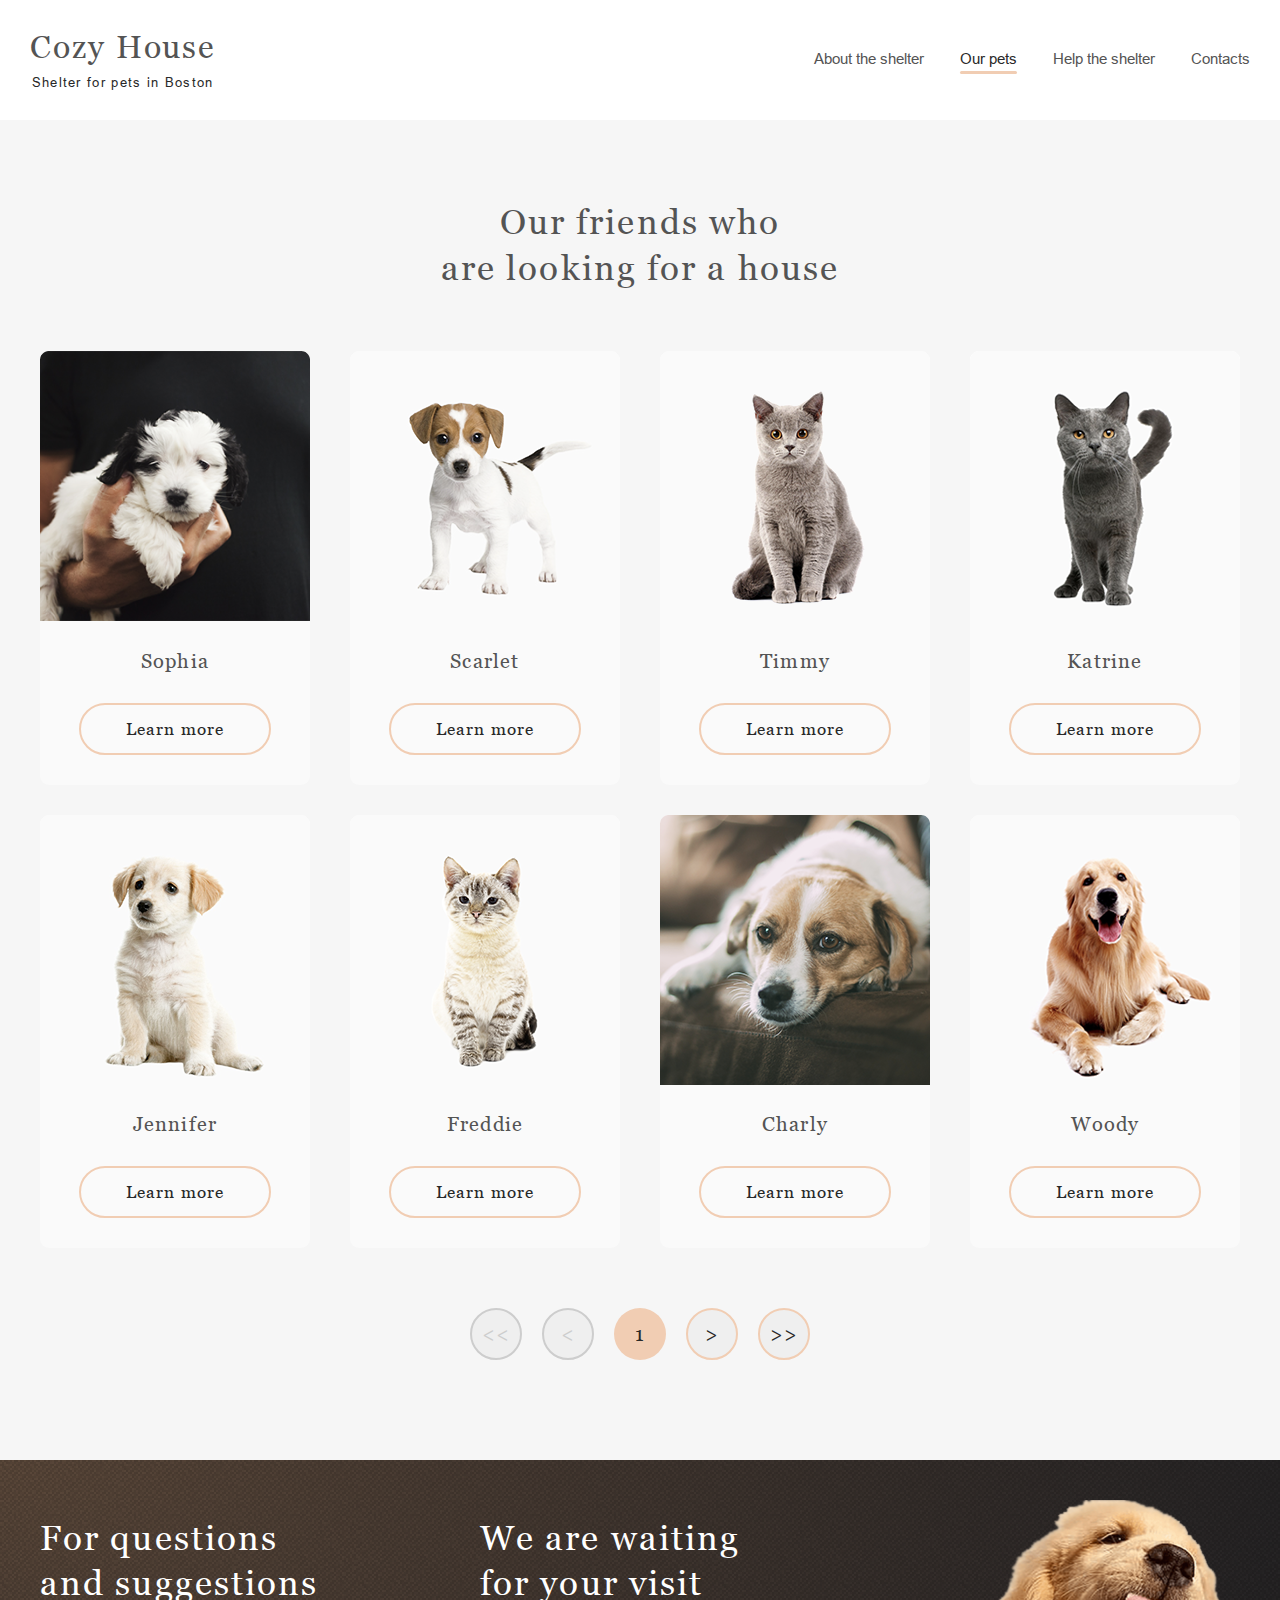
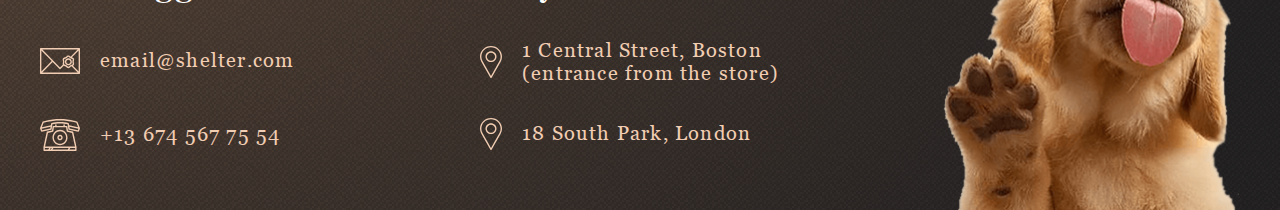
<file: shelter/pages/pets.html>
<!DOCTYPE html>
<html lang="en">

<head>
	<meta charset="UTF-8">
	<meta name="viewport" content="width=device-width, initial-scale=1.0">
	<link rel="stylesheet" href="../css/main.css">
	<link rel="stylesheet" href="../css/burger-pets.css">
	<link type="image/x-icon" href="../favicon/favicon.ico" rel="shortcut icon">
	<title>Our pets</title>
</head>

<body>
	<header class="header">
		<div class="container header__container">
			<a class="logo" href="./main.html">
				<h1 class="logo__title logo__title-pets">
					Cozy House
				</h1>
				<p class="logo__subtitle logo__subtitle-pets">
					Shelter for pets in Boston
				</p>
			</a>
			<nav class="header__details">
				<button class="burger__btn" type="button">
					<span  class="burger__line"></span>
				</button>
				<ul class="reset-list header__list">
					<li class="header__item ">
						<a href="./main.html" class="header__link header__link-pets">About the shelter</a>
					</li>
					<li class="header__item">
						<a href="#" class="header__link header__link-pets underline underline-pets disabled-link">Our pets</a>
					</li>
					<li class="header__item">
						<a href="./main.html#help" class="header__link header__link-pets">Help the shelter</a>
					</li>
					<li class="header__item">
						<a href="#contacts" class="header__link header__link-pets">Contacts</a>
					</li>
				</ul>
			</nav>
		</div>
	</header>
	<main class="main">
		<section class="our-pets our-pets-xl">
			<div class="container pets__container pets__container-xl">
				<h2 class="title pets__title">Our friends who <br>
					are looking for a house</h2>
				<div class="pets__card-item">
					<div class="pets__card-inner pets__card-xl">
						<!-- <article class="pets__card">
							<div class="pets__card-image">
								<img class="image" src="../images/pets/pets-katrine.png" alt="Katrine">
							</div>
							<div class="pets__content ">
								<h3 class="pets__content-title">Katrine</h3>
								<button class="pets__btn-more" type="button">Learn more</button>
							</div>
						</article>
						<article class="pets__card">
							<div class="pets__card-image">
								<img class="image" src="../images/pets/pets-jennifer.png" alt="Jennifer">
							</div>
							<div class="pets__content">
								<h3 class="pets__content-title">Jennifer</h3>
								<button class="pets__btn-more" type="button">Learn more</button>
							</div>
						</article>
						<article class="pets__card">
							<div class="pets__card-image">
								<img class="image" src="../images/pets/pets-woody.png" alt="Woody">
							</div>
							<div class="pets__content">
								<h3 class="pets__content-title">Woody</h3>
								<button class="pets__btn-more" type="button">Learn more</button>
							</div>
						</article>
						<article class="pets__card">
							<div class="pets__card-imgage">
								<img class="image" src="../images/pets/pets-sophia.png" alt="Sophia">
							</div>
							<div class="pets__content">
								<h3 class="pets__content-title">Sophia</h3>
								<button class="pets__btn-more" type="button">Learn more</button>
							</div>
						</article>
						<article class="pets__card">
							<div class="pets__card-imgage">
								<img class="image" src="../images/pets/pets-timmy.png" alt="Timmy">
							</div>
							<div class="pets__content">
								<h3 class="pets__content-title">Timmy</h3>
								<button class="pets__btn-more" type="button">Learn more</button>
							</div>
						</article>
						<article class="pets__card">
							<div class="pets__card-imgage">
								<img class="image" src="../images/pets/pets-charly.png" alt="Charly">
							</div>
							<div class="pets__content">
								<h3 class="pets__content-title">Charly</h3>
								<button class="pets__btn-more" type="button">Learn more</button>
							</div>
						</article>
						<article class="pets__card">
							<div class="pets__card-imgage">
								<img class="image" src="../images/pets/pets-scarlet.png" alt="Scarlet">
							</div>
							<div class="pets__content">
								<h3 class="pets__content-title">Scarlet</h3>
								<button class="pets__btn-more" type="button">Learn more</button>
							</div>
						</article>
						<article class="pets__card">
							<div class="pets__card-imgage">
								<img class="image" src="../images/pets/pets-freddie.png" alt="Freddie">
							</div>
							<div class="pets__content">
								<h3 class="pets__content-title">Freddie</h3>
								<button class="pets__btn-more" type="button">Learn more</button>
							</div>
						</article> -->
					</div>
          <div class="popup popup--hidden">
            <!-- <div class="popup__content">
              <div class="popup__content-image">
                <img class="img" src="" alt="">
              </div>
              <div class="popup__content-description">

              </div>
              <button class="popup__close-btn">
                <svg width="12" height="12" viewBox="0 0 12 12" fill="none" xmlns="http://www.w3.org/2000/svg">
                  <path fill-rule="evenodd" clip-rule="evenodd" d="M7.42618 6.00003L11.7046 1.72158C12.0985 1.32775 12.0985 0.689213 11.7046 0.295433C11.3108 -0.0984027 10.6723 -0.0984027 10.2785 0.295433L5.99998 4.57394L1.72148 0.295377C1.32765 -0.098459 0.68917 -0.098459 0.295334 0.295377C-0.0984448 0.689213 -0.0984448 1.32775 0.295334 1.72153L4.57383 5.99997L0.295334 10.2785C-0.0984448 10.6723 -0.0984448 11.3108 0.295334 11.7046C0.68917 12.0985 1.32765 12.0985 1.72148 11.7046L5.99998 7.42612L10.2785 11.7046C10.6723 12.0985 11.3108 12.0985 11.7046 11.7046C12.0985 11.3108 12.0985 10.6723 11.7046 10.2785L7.42618 6.00003Z" fill="#292929" />
                </svg> 
              </button>
            </div> -->
            
          </div>
				</div>
				<div class="button__pagination">
					<button class="button button-disabled" type="button">
						<span class="button__inner">&lt;&lt;</span>
					</button>
					<button class="button button-disabled" type="button">
						<span class="button__inner">&lt;</span>
					</button>
					<button class="button btn__color btn__color-center" type="button">
						<span class="button__inner">1</span>
					</button>
					<button class="button btn__color btn__color-border" type="button">
						<span class="button__inner">&gt;</span>
					</button>
					<button class="button btn__color btn__color-border" type="button">
						<span class="button__inner">&gt;&gt;</span>
					</button>
				</div>
			</div>
		</section>
	</main>

  <footer class="footer background__image" id="contacts">
    <div class="container footer__container">
      <div class="contacts">
        <h3 class="contacts__title">For questions and suggestions</h3>
        <a class="contact__link" href="mailto:email@shelter.com">
          <div class="email contact__description">
            <span class="footer__icon"><svg width="40" height="26" viewBox="0 0 40 26" fill="none"
                xmlns="http://www.w3.org/2000/svg">
                <path
                  d="M39.315 0H0.684964C0.5033 0 0.329077 0.0732456 0.200621 0.203625C0.0721657 0.334003 0 0.510836 0 0.695219V25.3048C0 25.4892 0.0721657 25.666 0.200621 25.7964C0.329077 25.9268 0.5033 26 0.684964 26H39.315C39.4967 26 39.6709 25.9268 39.7994 25.7964C39.9278 25.666 40 25.4892 40 25.3048V0.695219C40 0.510836 39.9278 0.334003 39.7994 0.203625C39.6709 0.0732456 39.4967 0 39.315 0ZM32.5774 15.0331C32.6846 15.5259 32.7954 16.0355 32.6513 16.2882C32.4966 16.5596 31.9966 16.7173 31.5131 16.8699C31.1316 16.9902 30.7373 17.1147 30.3857 17.3212C30.0461 17.5206 29.7523 17.8001 29.4683 18.0704C29.0772 18.4426 28.7079 18.794 28.374 18.794C28.04 18.794 27.6706 18.4425 27.2797 18.0704C26.9956 17.8001 26.7018 17.5205 26.3622 17.3212C26.0107 17.1147 25.6163 16.9903 25.2348 16.8699C24.7513 16.7173 24.2513 16.5596 24.0967 16.2882C23.9526 16.0355 24.0633 15.5259 24.1705 15.0331C24.2584 14.6285 24.3493 14.2103 24.3493 13.7821C24.3493 13.354 24.2584 12.9356 24.1705 12.5311C24.0633 12.0383 23.9526 11.5288 24.0967 11.2759C24.2513 11.0046 24.7513 10.8468 25.2348 10.6942C25.6163 10.5739 26.0107 10.4494 26.3622 10.243C26.7018 10.0435 26.9956 9.76403 27.2797 9.49373C27.6706 9.12165 28.04 8.77015 28.374 8.77015C28.7079 8.77015 29.0773 9.12165 29.4683 9.49373C29.7523 9.76403 30.0461 10.0435 30.3857 10.243C30.7373 10.4493 31.1316 10.5738 31.5131 10.6941C31.9966 10.8467 32.4966 11.0045 32.6512 11.2758C32.7954 11.5286 32.6846 12.0381 32.5774 12.5309C32.4895 12.9354 32.3986 13.3537 32.3986 13.7819C32.3986 14.2102 32.4895 14.6286 32.5774 15.0331ZM30.5975 8.66076C30.5345 8.60237 30.4705 8.54156 30.4053 8.47955C29.8904 7.98955 29.2497 7.3798 28.374 7.3798C27.4982 7.3798 26.8575 7.98955 26.3426 8.47955C26.1045 8.70609 25.8796 8.92013 25.6761 9.03961C25.4574 9.168 25.1518 9.26449 24.8281 9.36655C24.1276 9.58763 23.3336 9.8381 22.9109 10.5797C22.5001 11.3004 22.6768 12.1134 22.8328 12.8307C22.9081 13.1777 22.9794 13.5055 22.9794 13.7821C22.9794 14.0587 22.9081 14.3866 22.8328 14.7336C22.6975 15.3556 22.5473 16.0496 22.7775 16.693L19.9997 19.5464L2.32449 1.39044H37.6748L30.5975 8.66076ZM11.7007 13L1.36993 23.6116V2.38812L11.7007 13ZM12.6635 13.989L19.5124 21.0242C19.5761 21.0896 19.6519 21.1416 19.7356 21.177C19.8192 21.2125 19.9089 21.2308 19.9996 21.2308C20.0902 21.2308 20.18 21.2125 20.2636 21.177C20.3472 21.1416 20.4231 21.0896 20.4868 21.0242L23.6841 17.7398C24.044 17.9494 24.4495 18.0781 24.8281 18.1976C25.1518 18.2997 25.4575 18.3962 25.6761 18.5245C25.8796 18.644 26.1044 18.8581 26.3426 19.0846C26.8575 19.5746 27.4982 20.1844 28.374 20.1844C29.2496 20.1844 29.8904 19.5746 30.4053 19.0846C30.6434 18.858 30.8682 18.644 31.0718 18.5244C31.2043 18.4466 31.3691 18.3806 31.5502 18.3179L37.675 24.6094H2.32431L12.6635 13.989ZM32.9664 17.7946C33.3117 17.6108 33.6223 17.3612 33.8371 16.9846C34.2479 16.2639 34.0711 15.4508 33.9151 14.7336C33.8398 14.3866 33.7686 14.0587 33.7686 13.7821C33.7686 13.5055 33.8398 13.1777 33.9151 12.8307C34.0711 12.1134 34.2479 11.3005 33.837 10.5797C33.4142 9.8381 32.6203 9.58763 31.9197 9.36655L31.8559 9.34634L38.6301 2.38738V23.6122L32.9664 17.7946Z"
                  />
                <path
                  d="M28.374 10.2424C26.451 10.2424 24.8865 11.8302 24.8865 13.782C24.8865 15.7337 26.451 17.3215 28.374 17.3215C30.297 17.3215 31.8614 15.7337 31.8614 13.782C31.8614 11.8302 30.2969 10.2424 28.374 10.2424ZM28.374 15.9311C27.2064 15.9311 26.2564 14.967 26.2564 13.782C26.2564 12.5969 27.2063 11.6328 28.374 11.6328C29.5416 11.6328 30.4915 12.5969 30.4915 13.782C30.4915 14.967 29.5415 15.9311 28.374 15.9311Z"
                  />
              </svg></span>
            <span class="contact__text">email@shelter.com</span>
          </div>
        </a>
        <a href="tel:+136745677554" class="contact__link">
          <div class="phone contact__description">
            <span class="footer__icon"><svg width="40" height="32" viewBox="0 0 40 32" fill="none"
                xmlns="http://www.w3.org/2000/svg">
                <path
                  d="M39.9461 8.89543L37.5102 2.9049C37.4685 2.80251 37.4043 2.71139 37.3226 2.63868C37.2408 2.56598 37.1437 2.51367 37.0389 2.48585L34.111 1.70799C25.5388 -0.569376 14.4609 -0.569281 5.88906 1.70799L2.96105 2.48585C2.85626 2.51367 2.75918 2.56598 2.67743 2.63868C2.59568 2.71139 2.53147 2.80251 2.48984 2.9049L0.0539764 8.89543C-0.0131281 9.06038 -0.0178273 9.24503 0.0407965 9.41333L1.01509 12.2089C1.07166 12.3713 1.18339 12.5075 1.32986 12.5925C1.47633 12.6775 1.64776 12.7056 1.8128 12.6717L11.0692 10.7747C11.2084 10.7462 11.3359 10.675 11.4348 10.5706C11.5337 10.4661 11.5993 10.3334 11.623 10.19L12.4245 5.32594C16.8365 4.18994 23.1635 4.18994 27.5753 5.32594L28.3769 10.19C28.4006 10.3335 28.4662 10.4663 28.5651 10.5707C28.664 10.6751 28.7915 10.7463 28.9307 10.7748L38.187 12.6718C38.3521 12.7056 38.5234 12.6774 38.6699 12.5924C38.8164 12.5075 38.9281 12.3714 38.9848 12.209L39.9592 9.41343C40.0178 9.2451 40.0131 9.06043 39.9461 8.89543ZM2.13193 11.1412L1.63183 9.70624L10.5973 7.78606L10.321 9.46295L2.13193 11.1412ZM11.6222 4.0568C11.4935 4.09314 11.3777 4.16636 11.2883 4.26784C11.1989 4.36933 11.1396 4.49486 11.1174 4.62969L10.848 6.26453L1.85991 8.1896L3.65015 3.78707L6.2409 3.09877C14.5991 0.878304 25.4007 0.878208 33.7593 3.09877L36.35 3.78707L38.1403 8.1896L29.1522 6.26453L28.8828 4.62969C28.8606 4.49487 28.8013 4.36936 28.7119 4.26788C28.6224 4.1664 28.5066 4.09318 28.378 4.0568C23.6016 2.70615 16.3984 2.70615 11.6222 4.0568ZM37.8681 11.1412L29.6792 9.46295L29.4028 7.78606L38.3682 9.70624L37.8681 11.1412Z"
                  />
                <path
                  d="M33.2901 13.1186C33.261 12.9842 33.1948 12.8612 33.0995 12.7643C33.0041 12.6673 32.8836 12.6005 32.7522 12.5717L27.9776 11.526L27.3764 7.51395C27.351 7.34431 27.2672 7.18959 27.1401 7.07781C27.013 6.96603 26.851 6.90458 26.6835 6.90458H24.814V5.96398C24.814 5.56724 24.5002 5.2456 24.1129 5.2456C23.7257 5.2456 23.4119 5.56724 23.4119 5.96398V6.90458H16.5882V5.96398C16.5882 5.56724 16.2744 5.2456 15.8871 5.2456C15.4999 5.2456 15.1861 5.56724 15.1861 5.96398V6.90458H13.3166C13.1491 6.90458 12.9871 6.96603 12.86 7.07781C12.7329 7.18959 12.6491 7.34431 12.6237 7.51395L12.0224 11.526L7.24791 12.5717C7.11654 12.6005 6.996 12.6673 6.90063 12.7643C6.80527 12.8612 6.73908 12.9842 6.70996 13.1186L3.46796 28.0878C3.45692 28.1389 3.45134 28.1911 3.45132 28.2434V31.2816C3.45132 31.4721 3.52519 31.6549 3.65666 31.7896C3.78814 31.9243 3.96645 32 4.15239 32H35.8477C36.0336 32 36.212 31.9243 36.3434 31.7896C36.4749 31.6549 36.5488 31.4721 36.5488 31.2816V28.2434C36.5488 28.1911 36.5432 28.1389 36.5321 28.0878L33.2901 13.1186ZM7.98131 13.8802L12.7885 12.8273C12.9276 12.7968 13.0544 12.7238 13.152 12.6178C13.2496 12.5118 13.3134 12.3779 13.335 12.2338L13.9183 8.34134H26.0819L26.6651 12.2338C26.6867 12.3779 26.7505 12.5118 26.8481 12.6178C26.9457 12.7238 27.0725 12.7968 27.2115 12.8273L32.0189 13.8802L34.9741 27.5251H5.0261L7.98131 13.8802ZM11.7966 28.9618L10.8935 30.5632H9.82782L10.7309 28.9618H11.7966ZM13.416 28.9618H28.6721L27.769 30.5632H12.513L13.416 28.9618ZM4.85345 28.9618H9.11142L8.20836 30.5632H4.85345V28.9618ZM29.3885 30.5632L30.2916 28.9618H35.1466V30.5632H29.3885Z"
                  />
                <path
                  d="M20 26.1606C24.1492 26.1606 27.5248 22.7016 27.5248 18.45C27.5248 14.1983 24.1492 10.7393 20 10.7393C15.8509 10.7393 12.4753 14.1983 12.4753 18.45C12.4753 22.7016 15.8509 26.1606 20 26.1606ZM20 12.1761C23.3761 12.1761 26.1227 14.9905 26.1227 18.45C26.1227 21.9094 23.3761 24.7238 20 24.7238C16.624 24.7238 13.8774 21.9094 13.8774 18.45C13.8774 14.9905 16.624 12.1761 20 12.1761Z"
                  />
                <path
                  d="M20 21.1847C21.4717 21.1847 22.6691 19.9578 22.6691 18.4497C22.6691 16.9416 21.4717 15.7147 20 15.7147C18.5283 15.7147 17.3309 16.9416 17.3309 18.4497C17.3309 19.9578 18.5283 21.1847 20 21.1847ZM20 17.1514C20.6987 17.1514 21.267 17.7338 21.267 18.4497C21.267 19.1656 20.6987 19.7479 20 19.7479C19.3014 19.7479 18.733 19.1656 18.733 18.4497C18.733 17.7339 19.3014 17.1514 20 17.1514Z"
                  />
              </svg></span>
            <span class="contact__text" spellcheck="false">+13&nbsp;674&nbsp;567&nbsp;75&nbsp;54</span>
          </div>
        </a>
      </div>
      <div class="contacts geolocation">
        <h3 class="contacts__title">We are waiting for your visit</h3>
        <a class="contact__link" href="https://www.google.com/maps/place/1+Central+St,+Boston,+MA+02109,+%D0%A1%D0%A8%D0%90/@42.3585559,-71.0573012,17z/data=!3m1!4b1!4m5!3m4!1s0x89e370868bc2ce7b:0x82fa7db94f5fea9e!8m2!3d42.358552!4d-71.0547263?entry=ttu" target="_blank">
          <div class="map contact__description">
            <span class="footer__icon">
              <svg width="22" height="32" viewBox="0 0 22 32" fill="none" xmlns="http://www.w3.org/2000/svg">
                <path
                  d="M11 0C4.93475 0 3.05176e-05 4.78519 3.05176e-05 10.6667C3.05176e-05 12.4323 0.455262 14.1829 1.32067 15.7357L10.3985 31.6562C10.5193 31.8685 10.7496 32 11 32C11.2504 32 11.4807 31.8685 11.6016 31.6562L20.6827 15.7304C21.5448 14.1829 22 12.4323 22 10.6666C22 4.78519 17.0653 0 11 0ZM19.4762 15.0905L11 29.9557L2.52717 15.0964C1.7732 13.7435 1.37507 12.2116 1.37507 10.6667C1.37507 5.52019 5.69278 1.33337 11 1.33337C16.3073 1.33337 20.625 5.52025 20.625 10.6667C20.625 12.2116 20.2269 13.7435 19.4762 15.0905Z"
                  />
                <path
                  d="M11 5.33329C7.9674 5.33329 5.50008 7.72585 5.50008 10.6666C5.50008 13.6074 7.9674 16 11 16C14.0327 16 16.5 13.6074 16.5 10.6667C16.5 7.72592 14.0327 5.33329 11 5.33329ZM11 14.6667C8.72537 14.6667 6.87505 12.8724 6.87505 10.6667C6.87505 8.46092 8.72537 6.66667 11 6.66667C13.2747 6.66667 15.125 8.46092 15.125 10.6667C15.125 12.8724 13.2747 14.6667 11 14.6667Z"
                  />
              </svg></span>
            <span class="contact__text">1 Central Street, Boston (entrance from the store)</span>
          </div>
        </a>
        <a class="contact__link" href="https://www.google.com/maps/place/18+S+Park+Rd,+London+SW19+6NN/@51.4441086,-0.2122786,17z/data=!3m1!4b1!4m6!3m5!1s0x48760f46ff61dba9:0x5696e3b778e1f425!8m2!3d51.4441053!4d-0.2076652!16s%2Fg%2F11b90n3sb6?entry=ttu" target="_blank">
          <div class="map contact__description">
            <span class="footer__icon">
              <svg width="22" height="32" viewBox="0 0 22 32" fill="none" xmlns="http://www.w3.org/2000/svg">
                <path
                  d="M11 0C4.93475 0 3.05176e-05 4.78519 3.05176e-05 10.6667C3.05176e-05 12.4323 0.455262 14.1829 1.32067 15.7357L10.3985 31.6562C10.5193 31.8685 10.7496 32 11 32C11.2504 32 11.4807 31.8685 11.6016 31.6562L20.6827 15.7304C21.5448 14.1829 22 12.4323 22 10.6666C22 4.78519 17.0653 0 11 0ZM19.4762 15.0905L11 29.9557L2.52717 15.0964C1.7732 13.7435 1.37507 12.2116 1.37507 10.6667C1.37507 5.52019 5.69278 1.33337 11 1.33337C16.3073 1.33337 20.625 5.52025 20.625 10.6667C20.625 12.2116 20.2269 13.7435 19.4762 15.0905Z"
                  />
                <path
                  d="M11 5.33329C7.9674 5.33329 5.50008 7.72585 5.50008 10.6666C5.50008 13.6074 7.9674 16 11 16C14.0327 16 16.5 13.6074 16.5 10.6667C16.5 7.72592 14.0327 5.33329 11 5.33329ZM11 14.6667C8.72537 14.6667 6.87505 12.8724 6.87505 10.6667C6.87505 8.46092 8.72537 6.66667 11 6.66667C13.2747 6.66667 15.125 8.46092 15.125 10.6667C15.125 12.8724 13.2747 14.6667 11 14.6667Z"
                  />
              </svg></span>
            <span class="contact__text">18 South Park, London</span>
          </div>
        </a>
      </div>
      <div class="puppy">
        <img class="puppy__img" src="../images/footer-puppy.png" alt="footer-puppy">
      </div>
    </div>
  </footer>
	<script src="../js/task-description/pets.js" defer></script>
	<script type="module" src="../js/index.js"></script>
</body>

</html>
</file>
<file: audio-player/style.css>
* {
  margin: 0;
  padding: 0;
  box-sizing: border-box;
}

body {
  height: 100%;
  font-family: Arial, sans-serif; 
  line-height: 1.6; 
}

h1, h2, h3, h4, h5, h6 {
  margin-bottom: 15px;
  font-weight: bold;
}

a {
  text-decoration: none; 
}

button {
  background: none;
  border: none;
  padding: 0;
  margin: 0;
  color: inherit;
  cursor: pointer;
}

@font-face {
  font-family: "Montserrat";
  src: url("./assets/fonts/Montserrat/Montserrat-Italic-VariableFont_wght.ttf");
  font-weight: 400;
  font-display: swap;
}

@font-face {
  font-family: "ProtestGuerrilla";
  src: url("./assets/fonts/Protest_Guerrilla/ProtestGuerrilla-Regular.ttf");
  font-weight: 400;
  font-display: swap;
}

.container {
  display: flex;
  justify-content: center;
  align-items: center;
  height: calc(100dvh - 64px);
  overflow: hidden;
}

.background {
  content: "";
  position: absolute;
  top: 0;
  left: 0;
  width: 100%;
  height: 100%;
  background-size: cover;
  background-position: center;
  background-repeat: no-repeat;
  filter: blur(5px);
  z-index: -1; 
}

.player {
  max-width: 400px;
  border-radius: 20px;
  box-shadow: 0 4px 8px rgba(0, 0, 0, 0.9);
  margin: 0 auto;
  background-image: url(./assets/img/bg-audio-player.jpg);
  background-size: cover;
  position: relative;
  z-index: 1;
}

.btn {
  fill: white;
  transition: fill 0.3s ease;
}

.hidden {
  display: none;
}

.active {
  fill: #ffa;
  transform: scale(0.9)
}

.info {
  display: flex;
  justify-content: center;
  flex-direction: column;
  padding: 0 20px;
  color: white;
}

.cover {
  width: 100%;
  overflow: hidden;
  border-top-left-radius: 10px;
  border-top-right-radius: 10px; 
}

.cover__img {
  max-width: 100%;
  display: block;
  object-fit: cover;
  transition: transform 0.7s ease;
}

.cover__img.scale {
  transform: scale(1.03);
}

.track__details {
  display: flex;
  justify-content: center;
  align-items: center;
}

.track__details-description {
  width: 350px;
  display: flex;
  justify-content: center;
  align-items: center;
  flex-direction: column;
  padding: 10px 0;
}

.artist {
  font-family: "ProtestGuerrilla";
  font-size: 26px;
  letter-spacing: 3px;
  cursor: default;
}

.track__title {
  font-family: "Montserrat";
  font-size: 20px;
  cursor: default;
}

.controls {
  display: flex;
  justify-content: center;
  align-items: center;
  padding: 20px 10px;
}

.center__btn {
  margin: 0 30px;
}

.progress__bar {
  display: flex;
  justify-content: center;
  align-items: center;
}

.progress__bar-range {
  width: 100%;
}

.time {
  display: flex;
  justify-content: space-between;
  align-items: center;
  font-family: "Montserrat";
  padding:0 10px;
  cursor: default;
}

.progress__bar {
  width: 100%;
  padding:10px;
}

.progress__bar-range {
  -webkit-appearance: none;
  width: 100%;
  height: 10px;
  background: #8e8e8e;
  border-radius: 5px;
  outline: none;
  padding: 0;
  margin: 0;
  cursor: pointer;
}

.progress__bar-range::-webkit-slider-thumb {
  -webkit-appearance: none;
  appearance: none;
  width: 20px;
  height: 20px;
  background-color: white;
  transition: 0.3s ease-in-out;
  border-radius: 50%;
  cursor: pointer;
  box-shadow: 0 0 5px rgba(0, 0, 0, 0.9);
}

.progress__bar-range::-webkit-slider-thumb:hover {
  background-color: #ffa;;
}

.footer {
  margin: 0 auto;
  max-width: 100%;
  display: flex;
  justify-content: space-around;
  align-items: center;
  font-size: 20px;
  padding: 10px 20px;
}

.created__date {
  display: flex;
  align-items: center;
  justify-content: center;
  font-family: "ProtestGuerrilla";
  font-size: 24px;
  letter-spacing: 4px;
  margin-top: 5px;
  font-weight:bold;
}

.footer-icon {
  display: flex;
  align-items: center;
}

@media (hover: hover) {
  .btn:hover {
    fill:#ffa;
  }
}
</file>
<file: image-gallery/css/style.css>
@font-face {
  font-family: Ubuntu-Regular;
  src: url('../assets/fonts/Ubuntu-Regular.ttf');
}

@font-face {
  font-family: Ubuntu-Medium;
  src: url('../assets/fonts/Ubuntu-Medium.ttf');
}

@font-face {
  font-family: Ubuntu-Bold;
  src: url('../assets/fonts/Ubuntu-Bold.ttf');
}

* {
  box-sizing: border-box;
  font-family: Ubuntu-Regular;
}

body {
  line-height: 1.8;
  background-color: rgb(230, 221, 221);
  display: flex;
  flex-direction: column;
  margin: 0 auto;
}

.header {
  position: sticky;
  height: 200px;
  top: 0;
	padding-bottom: 20px;
  z-index: 1;
  background-color: rgba(168, 168, 168, 0.5);
  transition: transform 0.8s linear;
	margin-bottom: 30px;
}

.hide {
  transform: translateY(-200px);
}

.title {
  display: flex;
  justify-content: center;
  align-items: center;
	cursor: default;
}

.title__image {
  width: 60px;
  margin-right: 20px;
}

.title__text {
  font-size: 32px;
  font-weight: 900;
  text-align: center;
  margin: 30px 0 30px 0;
}

.search {
  display: flex;
  justify-content: center;
  align-items: center;
  padding: 0 10px;
}

.search__input {
  width: 100%;
  box-shadow: 0px 0px 8px 2px rgba(34, 60, 80, 0.2);
  border: none;
  font-size: 16px;
  padding: 10px 15px;
  border-radius: 10px;
  color: rgb(116, 112, 112);
  outline: none;
}

.search__btn {
  padding: 10px 15px;
  background-color: rgb(175, 180, 200);
  border: none;
  border-radius: 10px;
  margin-left: 5px;
  box-shadow: 0px 0px 8px 2px rgba(34, 60, 80, 0.2);
  color: rgb(255, 255, 255);
  cursor: pointer;
  font-size: 18px;
  transition: background-color, color 0.2s ease-in;
}

/*крестик для очистки инпута*/
.wrapper__input {
  width: 500px;
  position: relative;
  display: flex;
  align-items: center;
}

.visible {
	display: block;
}

.clear {
  position: absolute;
  right: 100px;
  display: flex;
  width: 20px;
  height: 20px;
  cursor: pointer;
  border-radius: 10px;
	display: none;
}

.clear::before {
  position: absolute;
  content: '';
  width: 2px;
  left: 10px;
  top: 3px;
  height: 15px;
  transform: rotate(-45deg);
  transition: background-color, 0.2s ease-in;
  background: rgb(175, 180, 200);
}

.clear::after {
  position: absolute;
  content: '';
  left: 10px;
  top: 3px;
  width: 2px;
  height: 15px;
  transform: rotate(45deg);
  transition: background-color, 0.2s ease-in;
  background: rgb(175, 180, 200);
}

.search__btn:active {
  background-color: rgb(57, 167, 201);
}

.image__gallery-display {
	flex-grow: 1;
	margin: 0 30px;
}

.results {
  column-count: 3;
  column-gap: 30px;
}

.results__search {
  position: relative;
  display: flex;
  height: 300px;
  overflow: hidden;
  box-shadow: 0px 0px 8px 2px rgba(34, 60, 80, 0.2);
	margin-bottom: 30px;
}

.results__search-img {
  width: 100%;
  object-fit: cover;
  transition: transform 0.3s ease-in-out;
}

.footer {
  display: flex;
  justify-content: space-between;
  align-items: center;
  background-color: rgba(168, 168, 168, 0.5);
  font-size: 20px;
  padding: 0 20px;
}

.footer-icon {
  display: flex;
  align-items: center;
}

.download {
  position: absolute;
  text-decoration: none;
  font-size: 16px;
  right: 18px;
  top: 90%;
  transform: translateY(-50%);
  width: 32px;
  height: 32px;
  background-image: url('../assets/icons/download.svg');
  background-size: contain;
  background-repeat: no-repeat;
  opacity: 0.8;
  transition: opacity 0.3s ease-in-out;
}

.likes {
  position: absolute;
  display: flex;
  align-items: center;
  text-decoration: none;
  cursor: default;
  color: white;
  font-size: 16px;
  left: 18px;
  top: 90%;
  transform: translateY(-50%);
}

.likes::before {
  content: '';
  margin-top: 5px;
  margin-left: 5px;
  margin-right: 5px;
  width: 28px;
  height: 28px;
  background-image: url('../assets/icons/like.svg');
  background-size: contain;
  background-repeat: no-repeat;
}

.author__photo {
  position: absolute;
  display: flex;
  align-items: center;
  text-decoration: none;
  cursor: default;
  color: white;
  font-size: 16px;
  left: 18px;
  top: 10%;
  transform: translateY(-50%);
}

@media (hover: hover) {
  .results__search:hover .results__search-img {
    transform: scale(1.05);
    transition: transform 0.3s ease;
  }

  .clear:hover::after {
    background-color: black;
  }
  
  .clear:hover::before {
    background: black;
  }

  .search__btn:hover {
    background-color: rgb(93, 201, 231);
    color: black;
  }

  .download:hover {
    opacity: 1;
  }
}

@media (max-width: 767px) {
  .results {
    column-count: 2;
  }
}

@media (max-width: 600px) {
  .results {
    column-count: 1;
  }
}
</file>
<file: random-game/css/style.css>
@font-face {
	font-family: DaMiOne;
	src: url('../assets/fonts/DaMiOne-Regular.ttf');
}

@font-face {
	font-family: Westminster;
	src: url('../assets/fonts/Westminster-Alen.ttf');
}

@font-face {
	font-family: Monocraft;
	src: url('../assets/fonts/Monocraft.otf');
}

* {
	box-sizing: border-box;
}

h1,
h2,
h3,
p,
ul,
li {
	margin: 0;
	padding: 0;
}

html,
body {
	height: 100%;
	margin: 0;
}

body {
	line-height: 1.8;
	background-color: rgb(230, 221, 221);
	display: flex;
	flex-direction: column;
	margin: 0 auto;
}

.title {
	display: flex;
	justify-content: center;
	font-family: DaMiOne;
	color: rgba(168, 168, 18, 0.7);
	text-shadow: -1px -1px 0 #000,
	1px -1px 0 #000,
	-1px 1px 0 #000,
	1px 1px 0 #000;
	letter-spacing: 10px;
	font-size: 40px;
	margin: 0;
}

.main {
	display: flex;
	justify-content: space-around;
	align-items: flex-start; 
	flex-grow: 1;
}

.total__score {
	padding-top: 50px;
}

.controls {
	max-width: 250px;
	padding: 0 20px;
	padding-top: 50px;
}

.controls__results {
	color: rgba(241, 241, 37, 0.5);
	text-shadow: -1px -1px 0 #000,
	1px -1px 0 #000,
	-1px 1px 0 #000,
	1px 1px 0 #000;
	font-weight: 900;
	font-family: Westminster;
	font-size: 25px;
	letter-spacing: 10px;
	font-weight: 700;
}

.controls__btn-wrapper {
	display: flex;
	flex-direction: column;
	align-items: center;
	justify-content: center;
	padding: 20px 0;
	gap: 5px;
}

.controls__text {
	display: flex;
	align-items: center;
	font-family: Monocraft;
	font-size: 14px;
}

.controls__list-bottom {
	display: flex;
	gap: 5px;
	list-style: none;
}

.controls__btn-svg {
	align-items: center;
	width: 45px;
}

.canvas__wrapper {
	position: relative;
	width: 320px;
	height: 400px;
}

.canvas {
	width: 100%;
	height: 100%;
	background-color: rgba(168, 168, 168, 0.5);
}

.score {
	display: flex;
	justify-content: center;
	align-items: center;
	gap: 10px;
}

.score__title {
	font-family: Westminster;
	font-size: 25px;
	letter-spacing: 10px;
	color: rgba(168, 168, 18, 0.7);
	text-shadow: -1px -1px 0 #000,
	1px -1px 0 #000,
	-1px 1px 0 #000,
	1px 1px 0 #000;
	font-weight: 900;
}

.score__result {
	font-family: Monocraft;
	font-size: 25px;
	font-weight: 900;
}

.footer {
	font-family: DaMiOne;
	letter-spacing: 1px;
	display: flex;
	justify-content: space-between;
	align-items: center;
	background-color: rgba(168, 168, 168, 0.5);
	font-size: 20px;
	font-weight: 700;
	padding: 10px 20px;
}

.footer-icon {
	display: flex;
	align-items: center;

}

.author {
	font-family: Monocraft;
	color: rgba(168, 168, 18, 0.7);
	font-size: 15px;
	text-shadow: -1px -1px 0 #000,
	1px -1px 0 #000,
	-1px 1px 0 #000,
	1px 1px 0 #000;
	;
	letter-spacing: 3px;
}

.modal {
	position: absolute;
	display: none;
	width: 100%;
	height: 100%;
	top: 68%;
	left: 50%;
	transform: translate(-50%, -50%);
	background-color: rgba(168, 168, 168, 0.8);
	padding: 155px 20px;
	box-shadow: 0px 0px 10px rgba(0, 0, 0, 0.5);
	text-align: center;
}
.active {
	display: block;
}

.modal__title {
	font-family: Westminster;
	font-size: 20px;
	letter-spacing: 2px;
	padding-bottom: 10px;
	color: rgba(168, 168, 18, 0.7);
	text-shadow: -1px -1px 0 #000,
	1px -1px 0 #000,
	-1px 1px 0 #000,
	1px 1px 0 #000;
	font-weight: 900;
}

.modal__pause-text {
	font-family: Monocraft;
}

.modal__btn {
  padding: 10px 20px;
	font-family: DaMiOne;
  font-size: 14px;
	letter-spacing: 1px;
  color: white;
  background-color: #000; 
  border: none;
  border-radius: 5px;
  cursor: pointer;
  box-shadow: 0 4px rgba(100, 135, 3, 0.679);
  transition: background-color 0.3s ease;
}

.modal__btn:hover {
  background-color: #76760d;
	font-weight: 800;
	color: black;
}

.modal__btn:active {
  background-color: #45a049;
  box-shadow: 0 2px #3e8e41;
  transform: translateY(2px);
}
</file>
<file: shelter/css/burger-main.css>
.burger__btn {
	width: 30px;
	height: 22px;
	display: none;
	border: none;
	position: relative;
	transition-duration: 1s;
	cursor: pointer;
	background: transparent;
	z-index: 3;
}

.burger__line {
	height: 2px;
	width: 30px;
	background-color: var(--color-primary);
	position: absolute;
	transition-duration: 0.3s;
	top: 10px;
}

.burger__line:before {
	content: "";
	left: 0;
	position: absolute;
	top: -10px;
	height: 2px;
	width: 30px;
	background-color: var(--color-primary);
	transition-duration: 0.3s;
}

.burger__line:after {
	content: "";
	left: 0;
	position: absolute;
	top: 10px;
	height: 2px;
	width: 30px;
	background-color: var(--color-primary);
	transition-duration: 0.3s;
}

.burger__btn.burger--transform {
	transform: rotateZ(90deg);
}

.scroll--stop {
	overflow: hidden;
}

.body--overlay::before {
		content: '';
		position: fixed;
		top: 0;
		left: 0;
		width: 100%;
		height: 100%;
		background: rgba(0,0,0,0.5);
		z-index: 1;
		display: block;
}

@media (max-width: 767.5px) {
	.header__list {
		display: flex;
		align-items: center;
		justify-content: center;
		overflow: hidden;
		position: relative;
		width: 320px;
		height: 100vh;
		background: var(--color-dark-3xl);
		flex-direction: column;
		gap: 41px 0;
		position: fixed;
		right: 0;
		top: 0px;
		z-index: 2;
		transform: translateX(100%);
		transition: transform 0.5s ease-in-out;
	}

	.header__list-pets {
		width: 320px;
		height: 100vh;
		background: var(--color-dark-xl);
		flex-direction: column;
		gap: 41px 0;
		padding: 248px 39px 248px;
		position: fixed;
		right: 0;
		top: 0px;
		z-index: 2;
		transform: translateX(100%);
		transition: transform 0.5s ease-in-out;
	}

	.header__list.burger--open {
		transform: translateX(0);
	}

	.burger__btn {
		display: flex;
		justify-content: center;
		align-items: center;
	}

	.header__link {
		font-weight: 400;
		font-size: 32px;
		line-height: 160%;
	}
}
</file>
<file: shelter/css/burger-pets.css>
.burger__btn {
	width: 30px;
	height: 22px;
	display: none;
	border: none;
	position: relative;
	transition-duration: 1s;
	cursor: pointer;
	background: transparent;
	z-index: 3;
}

.burger__line {
	height: 2px;
	width: 30px;
	background-color: var(--color-primary);
	position: absolute;
	transition-duration: 0.3s;
	top: 10px;
}
.burger__line:before {
	content: "";
	left: 0;
	position: absolute;
	top: -10px;
	height: 2px;
	width: 30px;
	background-color: var(--color-primary);
	transition-duration: 0.3s;
}
.burger__line:after {
	content: "";
	left: 0;
	position: absolute;
	top: 10px;
	height: 2px;
	width: 30px;
	background-color: var(--color-primary);
	transition-duration: 0.3s;
}
.burger__btn.burger--transform {
	transform: rotateZ(90deg);
}

.scroll--stop {
	overflow: hidden;
}

.body--overlay::before {
		content: '';
		position: fixed;
		top: 0;
		left: 0;
		width: 100%;
		height: 100%;
		background: rgba(0,0,0,0.5);
		z-index: 1;
		display: block;
}

@media (max-width: 767.5px) {
	.header__list {
		display: flex;
		align-items: center;
		justify-content: center;
		width: 320px;
		height: 100vh;
		background: var(--color-light-xl);
		flex-direction: column;
		gap: 41px 0;
		position: fixed;
		right: 0;
		top: 0px;
		z-index: 2;
		transform: translateX(100%);
		transition: transform 0.5s ease-in-out;
	}

	.header__list-pets {
		width: 320px;
		height: 100vh;
		background: var(--color-dark-xl);
		flex-direction: column;
		gap: 41px 0;
		padding: 248px 39px 248px;
		position: fixed;
		right: 0;
		top: 0px;
		z-index: 2;
		transform: translateX(100%);
		transition: transform 0.5s ease-in-out;
	}

	.header__list.burger--open {
		transform: translateX(0);
	}

	.burger__btn {
		display: flex;
		justify-content: center;
		align-items: center;
	}

	.header__link {
		font-weight: 400;
		font-size: 32px;
		line-height: 160%;
	}
}
</file>
<file: shelter/css/main.css>
/* global */
@import url('./normalize.css');
@import url('./variables.css');
@import url('./fonts.css');
@import url('./settings.css');
@import url('./burger-main.css');
@import url('./burger-pets.css');
@import url('./pop-up.css');

@import url('./blocks/header.css');
@import url('./blocks/not-only.css');
@import url('./blocks/about.css');
@import url('./blocks/our-pets.css');
@import url('./blocks/help.css');
@import url('./blocks/donation.css');
@import url('./blocks/button-pagination.css');
@import url('./blocks/footer.css');
@import url('./blocks/media-queries.css');
</file>
